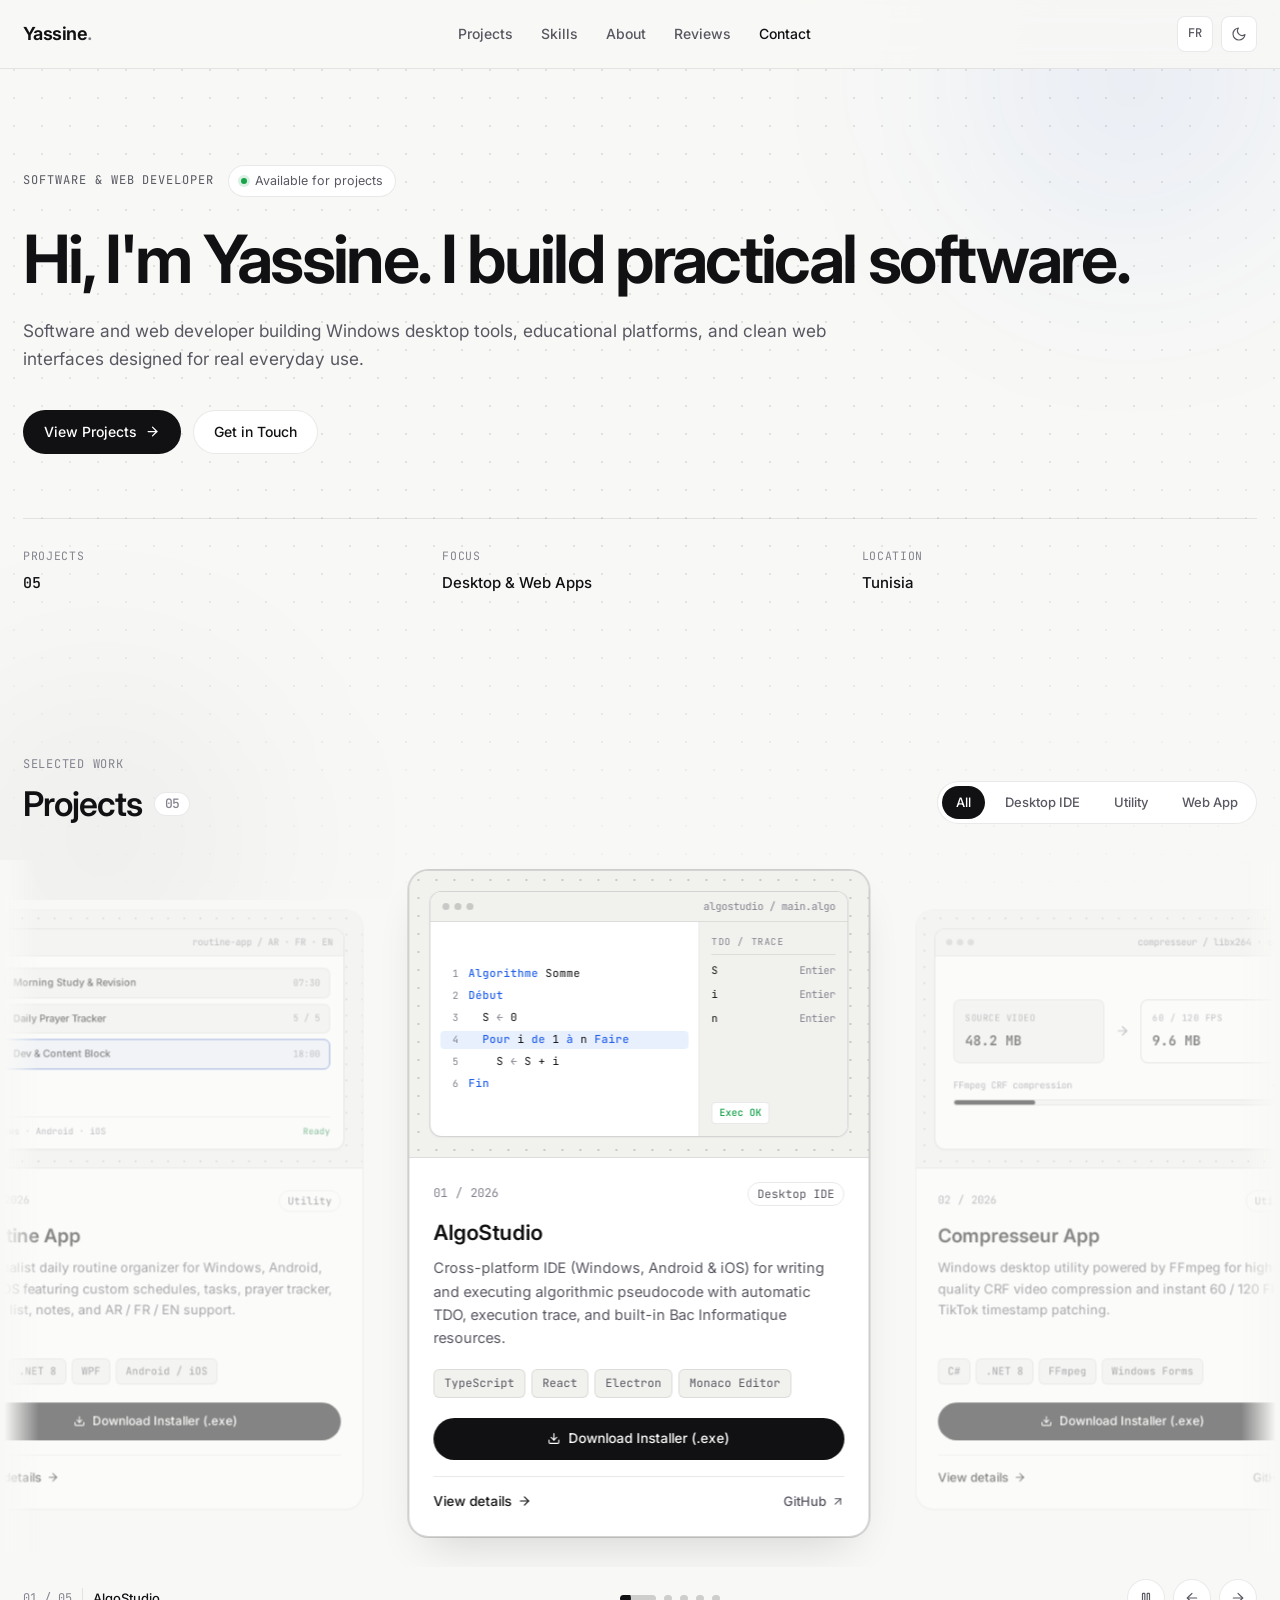
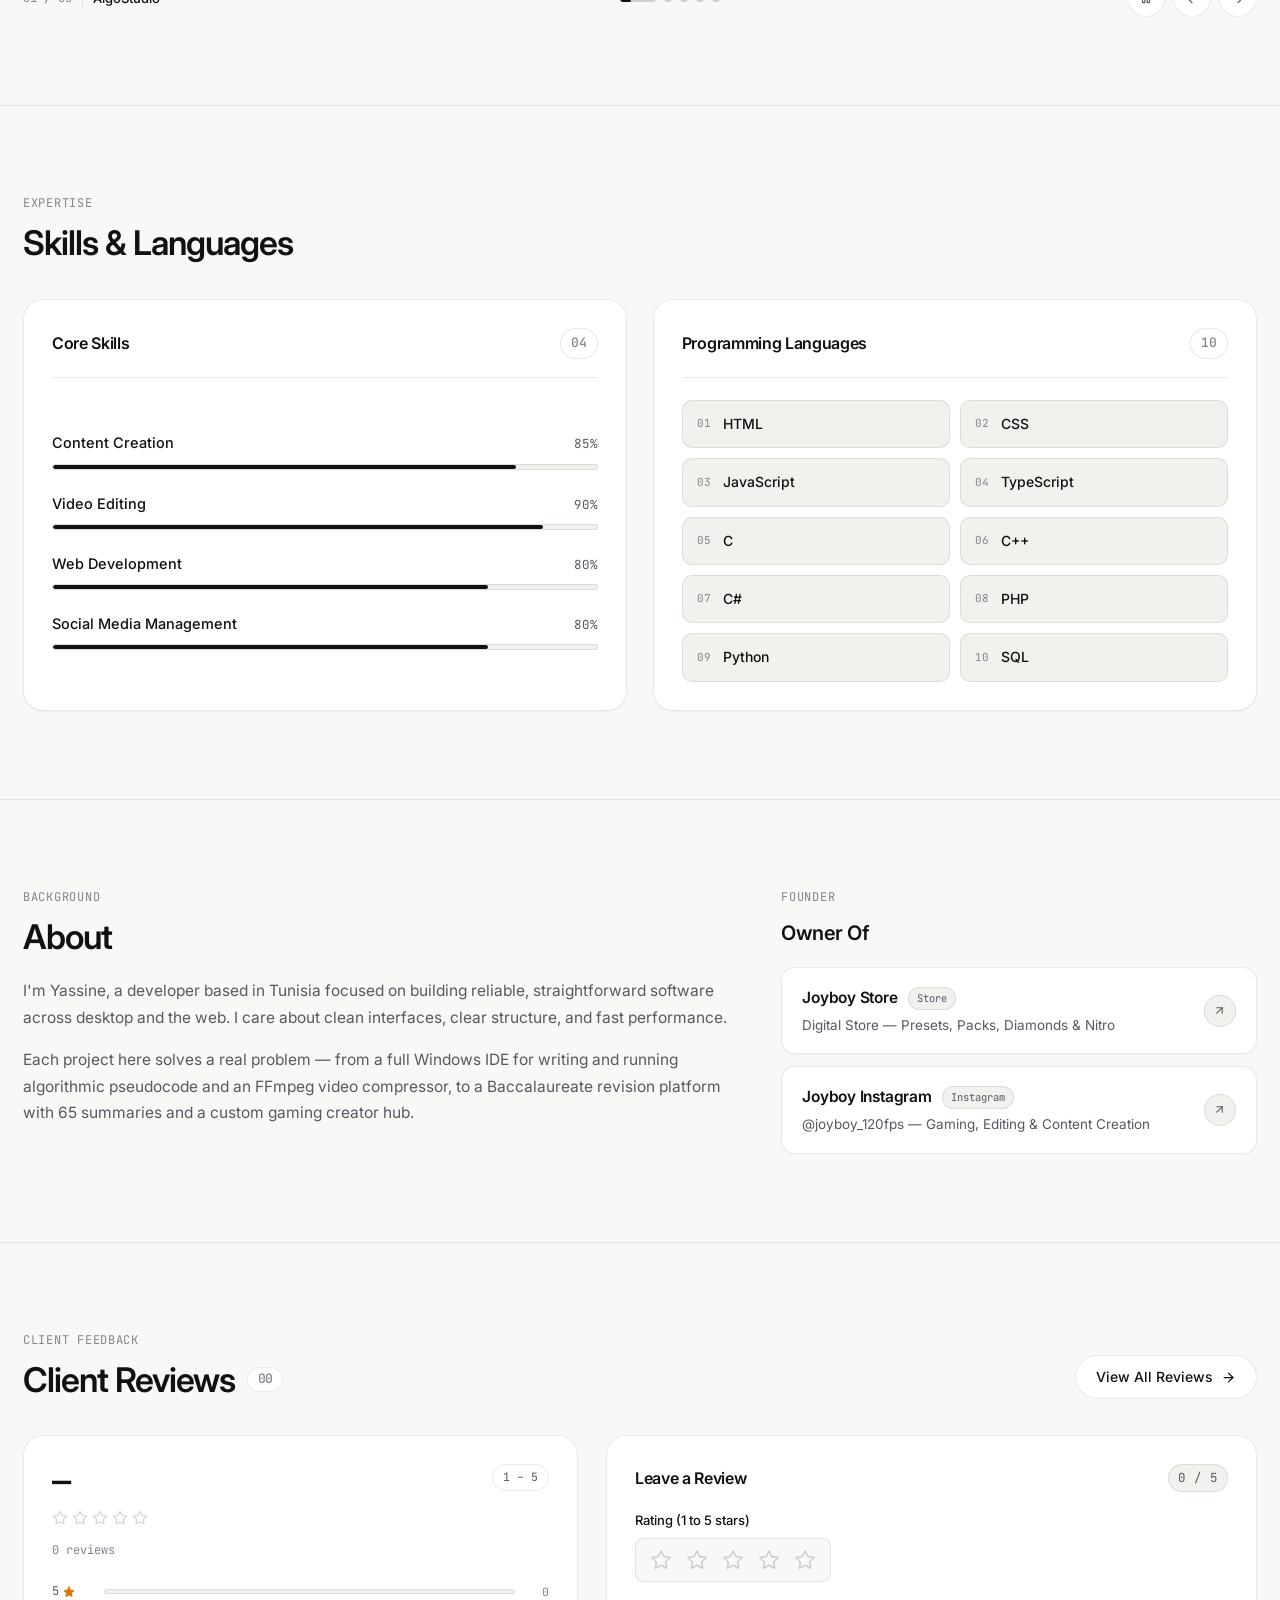
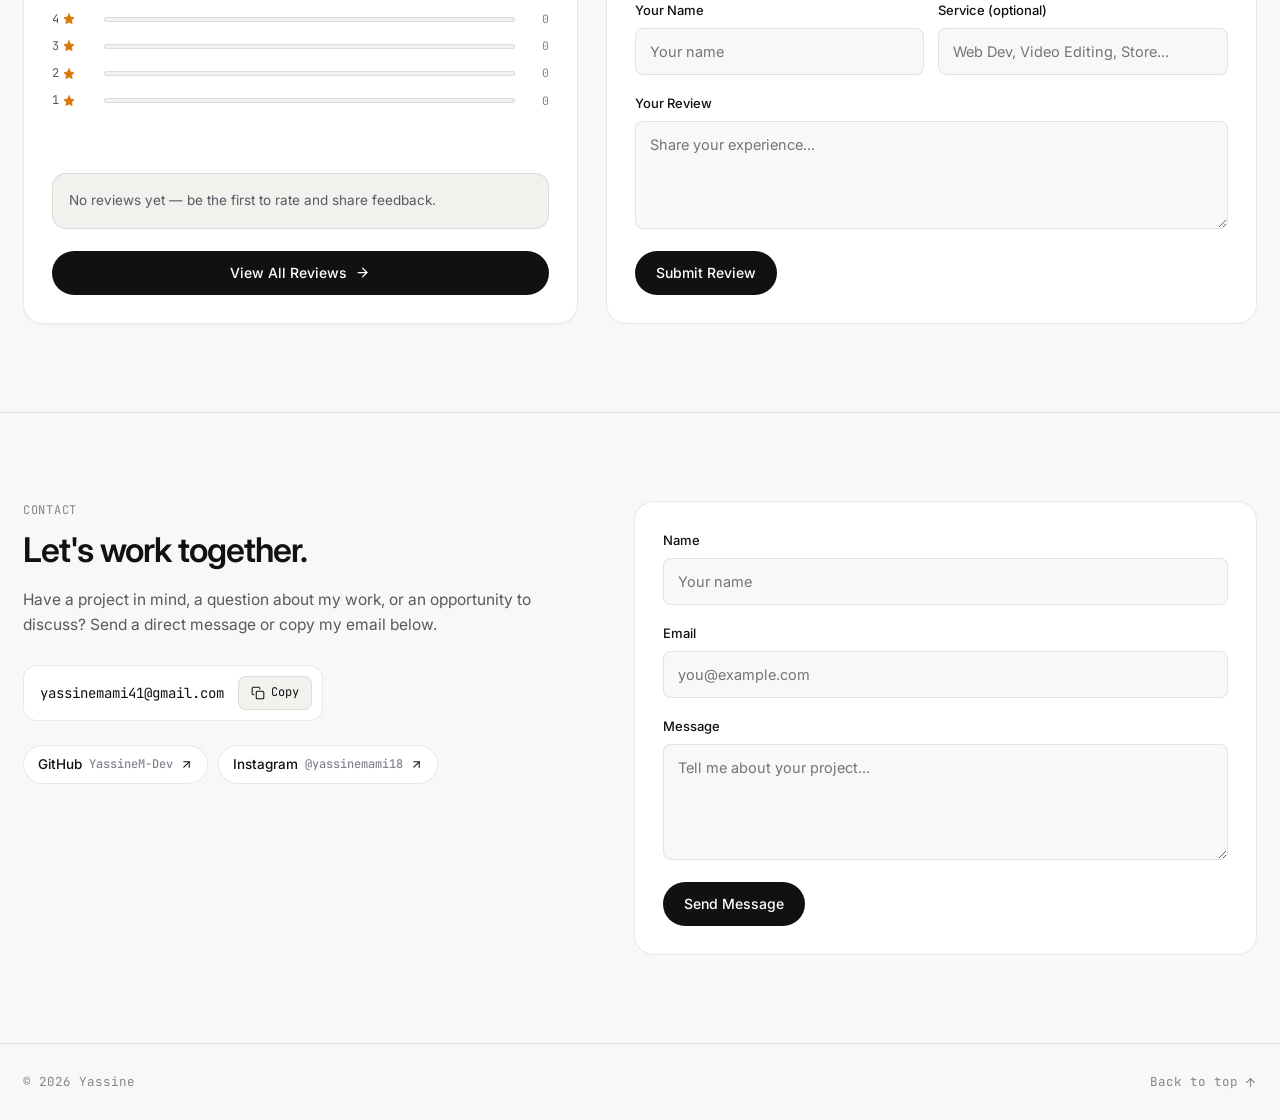
<file: index.html>
<!DOCTYPE html>
<html lang="en" data-theme="light">
<head>
  <meta charset="UTF-8" />
  <meta name="viewport" content="width=device-width, initial-scale=1.0" />
  <title>Yassine — Portfolio</title>
  <meta name="description" content="Minimalist developer portfolio of Yassine featuring AlgoStudio, Compresseur App, Bac For All, Gaming Portfolio, and Routine App." />
  <meta property="og:title" content="Yassine — Portfolio" />
  <meta property="og:description" content="Minimalist developer portfolio of Yassine featuring AlgoStudio, Compresseur App, Bac For All, Gaming Portfolio, and Routine App." />
  <meta property="og:type" content="website" />
  <meta property="og:url" content="https://yassinem-dev.github.io/Portfolio/" />
  <link rel="icon" href="favicon.ico" sizes="any" />
  <link rel="icon" type="image/svg+xml" href="assets/favicon.svg" />
  <link rel="preconnect" href="https://fonts.googleapis.com" />
  <link rel="preconnect" href="https://fonts.gstatic.com" crossorigin />
  <link href="https://fonts.googleapis.com/css2?family=Inter:wght@400;500;600;700&family=JetBrains+Mono:wght@400;500&display=swap" rel="stylesheet" />
  <link rel="stylesheet" href="assets/css/styles.css" />
  <script>
    // Apply saved theme before first paint to prevent flash
    (function () {
      try {
        var saved = localStorage.getItem("yassine_theme");
        if (saved === "dark" || saved === "light") {
          document.documentElement.setAttribute("data-theme", saved);
        } else if (window.matchMedia && window.matchMedia("(prefers-color-scheme: dark)").matches) {
          document.documentElement.setAttribute("data-theme", "dark");
        }
      } catch (e) {}
    })();
  </script>
</head>
<body>
  <div class="custom-bg" aria-hidden="true">
    <div class="bg-orb bg-orb-1"></div>
    <div class="bg-orb bg-orb-2"></div>
    <div class="bg-grid"></div>
    <div class="bg-spotlight" id="bg-spotlight"></div>
  </div>

  <a class="skip-link" href="#main">Skip to content</a>

  <header class="site-header" id="top">
    <div class="container header-inner">
      <a href="#top" class="brand" aria-label="Yassine home">
        <span class="brand-name" id="brand-name">Yassine</span><span class="brand-dot" aria-hidden="true">.</span>
      </a>

      <nav class="nav-links" id="primary-nav" aria-label="Primary navigation">
        <a href="#projects" class="nav-link" data-i18n="nav.projects">Projects</a>
        <a href="#skills" class="nav-link" data-i18n="nav.skills">Skills</a>
        <a href="#about" class="nav-link" data-i18n="nav.about">About</a>
        <a href="#reviews" class="nav-link" data-i18n="nav.reviews">Reviews</a>
        <a href="#contact" class="nav-link" data-i18n="nav.contact">Contact</a>
      </nav>

      <div class="header-controls">
        <button type="button" class="control-btn mono" id="lang-toggle" aria-label="Switch language" title="Switch language">
          FR
        </button>
        <button type="button" class="control-btn icon-btn" id="theme-toggle" aria-label="Toggle color theme" title="Toggle theme">
          <svg class="icon-sun" width="16" height="16" viewBox="0 0 24 24" fill="none" stroke="currentColor" stroke-width="1.75" stroke-linecap="round" stroke-linejoin="round" aria-hidden="true">
            <circle cx="12" cy="12" r="4"></circle>
            <path d="M12 2v2M12 20v2M4.93 4.93l1.41 1.41M17.66 17.66l1.41 1.41M2 12h2M20 12h2M6.34 17.66l-1.41 1.41M19.07 4.93l-1.41 1.41"></path>
          </svg>
          <svg class="icon-moon" width="16" height="16" viewBox="0 0 24 24" fill="none" stroke="currentColor" stroke-width="1.75" stroke-linecap="round" stroke-linejoin="round" aria-hidden="true">
            <path d="M21 12.79A9 9 0 1 1 11.21 3 7 7 0 0 0 21 12.79z"></path>
          </svg>
        </button>
        <button type="button" class="control-btn icon-btn mobile-menu-btn" id="mobile-menu-btn" aria-label="Toggle navigation menu" aria-expanded="false" aria-controls="primary-nav">
          <svg class="icon-menu" width="16" height="16" viewBox="0 0 24 24" fill="none" stroke="currentColor" stroke-width="1.8" stroke-linecap="round" aria-hidden="true">
            <path d="M4 7h16M4 12h16M4 17h16"></path>
          </svg>
          <svg class="icon-close" width="16" height="16" viewBox="0 0 24 24" fill="none" stroke="currentColor" stroke-width="1.8" stroke-linecap="round" aria-hidden="true">
            <path d="M18 6 6 18M6 6l12 12"></path>
          </svg>
        </button>
      </div>
    </div>
  </header>

  <main id="main">
    <!-- Hero -->
    <section class="hero section">
      <div class="container">
        <div class="hero-meta reveal">
          <span class="eyebrow mono" id="hero-eyebrow">Software &amp; Web Developer</span>
          <span class="status-pill">
            <span class="status-dot" aria-hidden="true"></span>
            <span id="hero-availability">Available for projects</span>
          </span>
        </div>

        <h1 class="hero-title reveal" id="hero-headline">
          Hi, I'm Yassine. I build practical software.
        </h1>

        <p class="hero-subtitle reveal" id="hero-subheadline">
          Software and web developer building Windows desktop tools, educational platforms, and clean web interfaces designed for real everyday use.
        </p>

        <div class="hero-actions reveal">
          <a href="#projects" class="btn btn-primary">
            <span data-i18n="hero.ctaProjects">View Projects</span>
            <svg width="15" height="15" viewBox="0 0 24 24" fill="none" stroke="currentColor" stroke-width="2" stroke-linecap="round" stroke-linejoin="round" aria-hidden="true">
              <path d="M5 12h14"></path>
              <path d="m12 5 7 7-7 7"></path>
            </svg>
          </a>
          <a href="#contact" class="btn btn-secondary" data-i18n="hero.ctaContact">Get in Touch</a>
        </div>

        <dl class="hero-metrics reveal" aria-label="Overview">
          <div class="metric-item">
            <dt class="mono" data-i18n="metrics.projects">Projects</dt>
            <dd class="mono" id="metric-project-count">05</dd>
          </div>
          <div class="metric-item">
            <dt class="mono" data-i18n="metrics.focus">Focus</dt>
            <dd id="metric-focus">Desktop &amp; Web Apps</dd>
          </div>
          <div class="metric-item">
            <dt class="mono" data-i18n="metrics.location">Location</dt>
            <dd id="metric-location">Tunisia</dd>
          </div>
        </dl>
      </div>
    </section>

    <!-- Projects -->
    <section class="section" id="projects">
      <div class="container">
        <div class="section-header reveal">
          <div>
            <span class="section-kicker mono" data-i18n="projects.kicker">Selected Work</span>
            <h2 class="section-title">
              <span data-i18n="projects.title">Projects</span>
              <span class="count-badge mono" id="projects-count">05</span>
            </h2>
          </div>

          <div class="filter-bar" id="project-filters" role="tablist" aria-label="Filter projects by category">
            <!-- Rendered dynamically from data.js -->
          </div>
        </div>

        <div class="projects-slider-shell" id="projects-slider-shell">
          <div class="projects-viewport" id="projects-viewport">
            <div class="projects-grid" id="projects-grid" tabindex="0" aria-label="Projects slider">
              <!-- Rendered dynamically from data.js -->
            </div>
          </div>

          <div class="slider-controls" id="slider-controls">
            <div class="slider-meta-col">
              <span class="slider-indicator mono" id="slider-indicator">01 / 05</span>
              <span class="slider-active-title" id="slider-active-title">AlgoStudio</span>
            </div>

            <div class="slider-dots" id="slider-dots" role="tablist" aria-label="Slide navigation"></div>

            <div class="slider-nav-btns">
              <button type="button" class="control-btn slider-arrow-btn" id="slider-autoplay" aria-label="Pause auto-slide" title="Pause / Play auto-slide" aria-pressed="false">
                <svg class="icon-pause" width="14" height="14" viewBox="0 0 24 24" fill="none" stroke="currentColor" stroke-width="2" stroke-linecap="round" stroke-linejoin="round" aria-hidden="true">
                  <rect x="6" y="4" width="4" height="16" rx="1"></rect>
                  <rect x="14" y="4" width="4" height="16" rx="1"></rect>
                </svg>
                <svg class="icon-play" width="14" height="14" viewBox="0 0 24 24" fill="none" stroke="currentColor" stroke-width="2" stroke-linecap="round" stroke-linejoin="round" aria-hidden="true">
                  <polygon points="6 4 20 12 6 20 6 4"></polygon>
                </svg>
              </button>
              <button type="button" class="control-btn slider-arrow-btn" id="slider-prev" aria-label="Previous project">
                <svg width="16" height="16" viewBox="0 0 24 24" fill="none" stroke="currentColor" stroke-width="1.8" stroke-linecap="round" stroke-linejoin="round" aria-hidden="true">
                  <path d="M19 12H5"></path>
                  <path d="m12 19-7-7 7-7"></path>
                </svg>
              </button>
              <button type="button" class="control-btn slider-arrow-btn" id="slider-next" aria-label="Next project">
                <svg width="16" height="16" viewBox="0 0 24 24" fill="none" stroke="currentColor" stroke-width="1.8" stroke-linecap="round" stroke-linejoin="round" aria-hidden="true">
                  <path d="M5 12h14"></path>
                  <path d="m12 5 7 7-7 7"></path>
                </svg>
              </button>
            </div>
          </div>
        </div>
      </div>
    </section>

    <!-- Skills & Languages -->
    <section class="section section-bordered" id="skills">
      <div class="container">
        <div class="section-header reveal">
          <div>
            <span class="section-kicker mono" data-i18n="skills.kicker">Expertise</span>
            <h2 class="section-title" data-i18n="skills.title">Skills &amp; Languages</h2>
          </div>
        </div>

        <div class="skills-showcase-grid">
          <div class="skill-card reveal">
            <div class="skill-card-head">
              <h3 class="skill-card-title" data-i18n="skills.coreTitle">Core Skills</h3>
              <span class="count-badge mono" id="core-skills-count">04</span>
            </div>
            <div class="skill-bars" id="core-skills-list">
              <!-- Rendered dynamically from data.js -->
            </div>
          </div>

          <div class="skill-card reveal">
            <div class="skill-card-head">
              <h3 class="skill-card-title" data-i18n="skills.langTitle">Programming Languages</h3>
              <span class="count-badge mono" id="languages-count">10</span>
            </div>
            <div class="lang-grid" id="languages-grid">
              <!-- Rendered dynamically from data.js -->
            </div>
          </div>
        </div>
      </div>
    </section>

    <!-- About -->
    <section class="section section-bordered" id="about">
      <div class="container">
        <div class="about-grid">
          <div class="about-intro reveal">
            <span class="section-kicker mono" data-i18n="about.kicker">Background</span>
            <h2 class="section-title" data-i18n="about.title">About</h2>
            <div class="about-copy" id="about-copy">
              <!-- Rendered dynamically from data.js -->
            </div>
          </div>

          <div class="owner-panel reveal">
            <span class="section-kicker mono" data-i18n="about.ownerKicker">Founder</span>
            <h3 class="owner-panel-title" data-i18n="about.ownerTitle">Owner Of</h3>
            <div class="owner-list" id="owner-of-list">
              <!-- Rendered dynamically from data.js -->
            </div>
          </div>
        </div>
      </div>
    </section>

    <!-- Client Reviews -->
    <section class="section section-bordered" id="reviews">
      <div class="container">
        <div class="section-header reveal">
          <div>
            <span class="section-kicker mono" data-i18n="reviews.kicker">Client Feedback</span>
            <h2 class="section-title">
              <span data-i18n="reviews.title">Client Reviews</span>
              <span class="count-badge mono" id="reviews-count-badge">00</span>
            </h2>
          </div>

          <a href="reviews.html" class="btn btn-secondary">
            <span data-i18n="reviews.viewAll">View All Reviews</span>
            <svg width="15" height="15" viewBox="0 0 24 24" fill="none" stroke="currentColor" stroke-width="2" stroke-linecap="round" stroke-linejoin="round" aria-hidden="true">
              <path d="M5 12h14"></path>
              <path d="m12 5 7 7-7 7"></path>
            </svg>
          </a>
        </div>

        <div class="reviews-layout">
          <div class="reviews-summary-card reveal">
            <div class="reviews-score-row">
              <div>
                <div class="overview-score mono" id="home-avg-score">—</div>
                <div id="home-avg-stars"></div>
                <p class="overview-meta mono" id="home-total-label">0 reviews</p>
              </div>
              <span class="badge-outline mono">1 – 5</span>
            </div>

            <div class="rating-breakdown" id="home-rating-breakdown">
              <!-- Rendered dynamically -->
            </div>

            <div class="latest-review-box" id="latest-review-box">
              <!-- Rendered dynamically -->
            </div>

            <a href="reviews.html" class="btn btn-primary reviews-all-cta">
              <span data-i18n="reviews.viewAll">View All Reviews</span>
              <svg width="15" height="15" viewBox="0 0 24 24" fill="none" stroke="currentColor" stroke-width="2" stroke-linecap="round" stroke-linejoin="round" aria-hidden="true">
                <path d="M5 12h14"></path>
                <path d="m12 5 7 7-7 7"></path>
              </svg>
            </a>
          </div>

          <form class="contact-form review-form-card reveal" id="review-form" novalidate>
            <div class="review-form-head">
              <h3 class="skill-card-title" data-i18n="reviews.formTitle">Leave a Review</h3>
              <span class="mono review-rating-readout" id="review-rating-readout">0 / 5</span>
            </div>

            <div class="form-field">
              <span class="field-label" data-i18n="reviews.ratingLabel">Rating (1 to 5 stars)</span>
              <div class="star-picker" id="star-picker" role="radiogroup" aria-label="Rating from 1 to 5 stars">
                <button type="button" class="star-btn" data-value="1" role="radio" aria-checked="false" aria-label="1 star">
                  <svg class="star-svg" width="22" height="22" viewBox="0 0 24 24" fill="none" stroke="currentColor" stroke-width="1.75" stroke-linecap="round" stroke-linejoin="round" aria-hidden="true"><polygon points="12 2 15.09 8.26 22 9.27 17 14.14 18.18 21.02 12 17.77 5.82 21.02 7 14.14 2 9.27 8.91 8.26 12 2"></polygon></svg>
                </button>
                <button type="button" class="star-btn" data-value="2" role="radio" aria-checked="false" aria-label="2 stars">
                  <svg class="star-svg" width="22" height="22" viewBox="0 0 24 24" fill="none" stroke="currentColor" stroke-width="1.75" stroke-linecap="round" stroke-linejoin="round" aria-hidden="true"><polygon points="12 2 15.09 8.26 22 9.27 17 14.14 18.18 21.02 12 17.77 5.82 21.02 7 14.14 2 9.27 8.91 8.26 12 2"></polygon></svg>
                </button>
                <button type="button" class="star-btn" data-value="3" role="radio" aria-checked="false" aria-label="3 stars">
                  <svg class="star-svg" width="22" height="22" viewBox="0 0 24 24" fill="none" stroke="currentColor" stroke-width="1.75" stroke-linecap="round" stroke-linejoin="round" aria-hidden="true"><polygon points="12 2 15.09 8.26 22 9.27 17 14.14 18.18 21.02 12 17.77 5.82 21.02 7 14.14 2 9.27 8.91 8.26 12 2"></polygon></svg>
                </button>
                <button type="button" class="star-btn" data-value="4" role="radio" aria-checked="false" aria-label="4 stars">
                  <svg class="star-svg" width="22" height="22" viewBox="0 0 24 24" fill="none" stroke="currentColor" stroke-width="1.75" stroke-linecap="round" stroke-linejoin="round" aria-hidden="true"><polygon points="12 2 15.09 8.26 22 9.27 17 14.14 18.18 21.02 12 17.77 5.82 21.02 7 14.14 2 9.27 8.91 8.26 12 2"></polygon></svg>
                </button>
                <button type="button" class="star-btn" data-value="5" role="radio" aria-checked="false" aria-label="5 stars">
                  <svg class="star-svg" width="22" height="22" viewBox="0 0 24 24" fill="none" stroke="currentColor" stroke-width="1.75" stroke-linecap="round" stroke-linejoin="round" aria-hidden="true"><polygon points="12 2 15.09 8.26 22 9.27 17 14.14 18.18 21.02 12 17.77 5.82 21.02 7 14.14 2 9.27 8.91 8.26 12 2"></polygon></svg>
                </button>
              </div>
            </div>

            <div class="review-form-row">
              <div class="form-field">
                <label for="review-name" data-i18n="reviews.nameLabel">Your Name</label>
                <input type="text" id="review-name" name="name" required placeholder="Your name" />
              </div>

              <div class="form-field">
                <label for="review-service" data-i18n="reviews.serviceLabel">Service (optional)</label>
                <input type="text" id="review-service" name="service" placeholder="Web Dev, Video Editing, Store..." />
              </div>
            </div>

            <div class="form-field">
              <label for="review-comment" data-i18n="reviews.commentLabel">Your Review</label>
              <textarea id="review-comment" name="comment" rows="3" required placeholder="Share your experience..."></textarea>
            </div>

            <div class="form-footer">
              <button type="submit" class="btn btn-primary" data-i18n="reviews.submit">Submit Review</button>
              <p class="form-status" id="review-status" role="status" aria-live="polite"></p>
            </div>
          </form>
        </div>
      </div>
    </section>

    <!-- Contact -->
    <section class="section section-bordered" id="contact">
      <div class="container">
        <div class="contact-grid">
          <div class="contact-info reveal">
            <span class="section-kicker mono" data-i18n="contact.kicker">Contact</span>
            <h2 class="section-title" data-i18n="contact.title">Let's work together.</h2>
            <p class="contact-desc" data-i18n="contact.desc">
              Have a project in mind, a question about my work, or an opportunity to discuss? Send a direct message or copy my email below.
            </p>

            <div class="email-box">
              <span class="email-address mono" id="contact-email">yassinemami41@gmail.com</span>
              <button type="button" class="btn-inline mono" id="copy-email-btn">
                <svg width="14" height="14" viewBox="0 0 24 24" fill="none" stroke="currentColor" stroke-width="1.8" stroke-linecap="round" stroke-linejoin="round" aria-hidden="true">
                  <rect x="9" y="9" width="13" height="13" rx="2"></rect>
                  <path d="M5 15H4a2 2 0 0 1-2-2V4a2 2 0 0 1 2-2h9a2 2 0 0 1 2 2v1"></path>
                </svg>
                <span id="copy-email-label" data-i18n="contact.copy">Copy</span>
              </button>
            </div>

            <div class="social-links" id="social-links">
              <!-- Rendered dynamically from data.js -->
            </div>
          </div>

          <form class="contact-form reveal" id="contact-form" novalidate>
            <div class="form-field">
              <label for="input-name" data-i18n="form.name">Name</label>
              <input type="text" id="input-name" name="name" autocomplete="name" required placeholder="Your name" />
            </div>

            <div class="form-field">
              <label for="input-email" data-i18n="form.email">Email</label>
              <input type="email" id="input-email" name="email" autocomplete="email" required placeholder="you@example.com" />
            </div>

            <div class="form-field">
              <label for="input-message" data-i18n="form.message">Message</label>
              <textarea id="input-message" name="message" rows="4" required placeholder="Tell me about your project..."></textarea>
            </div>

            <div class="form-footer">
              <button type="submit" class="btn btn-primary" data-i18n="form.submit">Send Message</button>
              <p class="form-status" id="form-status" role="status" aria-live="polite"></p>
            </div>
          </form>
        </div>
      </div>
    </section>
  </main>

  <footer class="site-footer">
    <div class="container footer-inner">
      <p class="footer-copy mono">&copy; <span id="footer-year">2026</span> <span id="footer-name">Yassine</span></p>
      <a href="#top" class="footer-top mono">
        <span data-i18n="footer.top">Back to top</span>
        <svg width="13" height="13" viewBox="0 0 24 24" fill="none" stroke="currentColor" stroke-width="2" stroke-linecap="round" stroke-linejoin="round" aria-hidden="true">
          <path d="M12 19V5"></path>
          <path d="m5 12 7-7 7 7"></path>
        </svg>
      </a>
    </div>
  </footer>

  <!-- Project Detail Modal -->
  <div class="modal-backdrop" id="project-modal" hidden aria-hidden="true">
    <div class="modal-dialog" role="dialog" aria-modal="true" aria-labelledby="modal-title">
      <div class="modal-top">
        <div class="modal-meta mono">
          <span id="modal-index">01</span>
          <span class="sep" aria-hidden="true">/</span>
          <span id="modal-year">2026</span>
          <span class="sep" aria-hidden="true">/</span>
          <span id="modal-category">Web App</span>
        </div>
        <button type="button" class="control-btn icon-btn" id="modal-close" aria-label="Close project details">
          <svg width="16" height="16" viewBox="0 0 24 24" fill="none" stroke="currentColor" stroke-width="1.8" stroke-linecap="round" stroke-linejoin="round" aria-hidden="true">
            <path d="M18 6 6 18"></path>
            <path d="m6 6 12 12"></path>
          </svg>
        </button>
      </div>

      <div class="modal-preview" id="modal-preview"></div>

      <div class="modal-body">
        <div class="modal-heading-row">
          <h3 class="modal-title" id="modal-title">Project Title</h3>
          <span class="badge-outline mono" id="modal-status">Active</span>
        </div>

        <p class="modal-description" id="modal-description"></p>

        <div class="modal-section">
          <h4 class="modal-section-label mono" data-i18n="modal.highlights">Key Highlights</h4>
          <ul class="modal-highlights" id="modal-highlights"></ul>
        </div>

        <div class="modal-section">
          <h4 class="modal-section-label mono" data-i18n="modal.stack">Technologies</h4>
          <div class="tag-list" id="modal-stack"></div>
        </div>

        <div class="modal-actions" id="modal-actions"></div>
      </div>
    </div>
  </div>

  <script src="assets/js/data.js" defer></script>
  <script src="assets/js/reviews-store.js" defer></script>
  <script src="assets/js/app.js" defer></script>
</body>
</html>
</file>
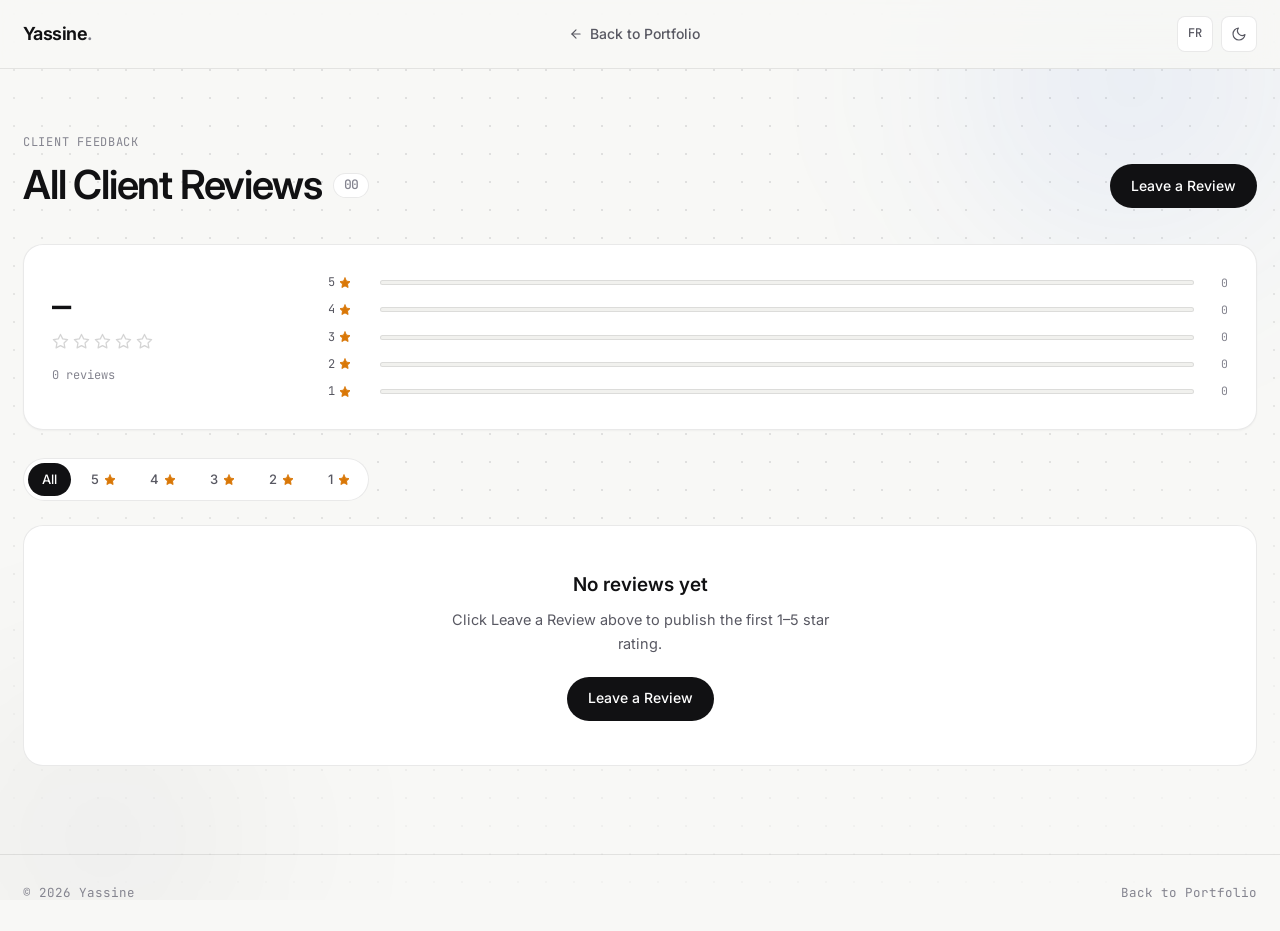
<file: reviews.html>
<!DOCTYPE html>
<html lang="en" data-theme="light">
<head>
  <meta charset="UTF-8" />
  <meta name="viewport" content="width=device-width, initial-scale=1.0" />
  <title>Client Reviews — Yassine</title>
  <meta name="description" content="Client reviews and ratings (1 to 5 stars) for Yassine's software development, web design, and creative work." />
  <link rel="icon" href="favicon.ico" sizes="any" />
  <link rel="icon" type="image/svg+xml" href="assets/favicon.svg" />
  <link rel="preconnect" href="https://fonts.googleapis.com" />
  <link rel="preconnect" href="https://fonts.gstatic.com" crossorigin />
  <link href="https://fonts.googleapis.com/css2?family=Inter:wght@400;500;600;700&family=JetBrains+Mono:wght@400;500&display=swap" rel="stylesheet" />
  <link rel="stylesheet" href="assets/css/styles.css" />
  <script>
    (function () {
      try {
        var saved = localStorage.getItem("yassine_theme");
        if (saved === "dark" || saved === "light") {
          document.documentElement.setAttribute("data-theme", saved);
        } else if (window.matchMedia && window.matchMedia("(prefers-color-scheme: dark)").matches) {
          document.documentElement.setAttribute("data-theme", "dark");
        }
      } catch (e) {}
    })();
  </script>
</head>
<body>
  <div class="custom-bg" aria-hidden="true">
    <div class="bg-orb bg-orb-1"></div>
    <div class="bg-orb bg-orb-2"></div>
    <div class="bg-grid"></div>
    <div class="bg-spotlight" id="bg-spotlight"></div>
  </div>

  <a class="skip-link" href="#main">Skip to content</a>

  <header class="site-header" id="top">
    <div class="container header-inner">
      <a href="index.html" class="brand" aria-label="Back to Yassine portfolio">
        <span class="brand-name" id="brand-name">Yassine</span><span class="brand-dot" aria-hidden="true">.</span>
      </a>

      <nav class="nav-links reviews-header-nav" aria-label="Reviews navigation">
        <a href="index.html" class="nav-link back-nav-link">
          <svg width="14" height="14" viewBox="0 0 24 24" fill="none" stroke="currentColor" stroke-width="2" stroke-linecap="round" stroke-linejoin="round" aria-hidden="true">
            <path d="M19 12H5"></path>
            <path d="m12 19-7-7 7-7"></path>
          </svg>
          <span data-i18n="reviewsPage.back">Back to Portfolio</span>
        </a>
      </nav>

      <div class="header-controls">
        <button type="button" class="control-btn mono" id="lang-toggle" aria-label="Switch language" title="Switch language">
          FR
        </button>
        <button type="button" class="control-btn icon-btn" id="theme-toggle" aria-label="Toggle color theme" title="Toggle theme">
          <svg class="icon-sun" width="16" height="16" viewBox="0 0 24 24" fill="none" stroke="currentColor" stroke-width="1.75" stroke-linecap="round" stroke-linejoin="round" aria-hidden="true">
            <circle cx="12" cy="12" r="4"></circle>
            <path d="M12 2v2M12 20v2M4.93 4.93l1.41 1.41M17.66 17.66l1.41 1.41M2 12h2M20 12h2M6.34 17.66l-1.41 1.41M19.07 4.93l-1.41 1.41"></path>
          </svg>
          <svg class="icon-moon" width="16" height="16" viewBox="0 0 24 24" fill="none" stroke="currentColor" stroke-width="1.75" stroke-linecap="round" stroke-linejoin="round" aria-hidden="true">
            <path d="M21 12.79A9 9 0 1 1 11.21 3 7 7 0 0 0 21 12.79z"></path>
          </svg>
        </button>
      </div>
    </div>
  </header>

  <main id="main">
    <section class="section reviews-page-hero">
      <div class="container">
        <div class="section-header">
          <div>
            <span class="section-kicker mono" data-i18n="reviewsPage.kicker">Client Feedback</span>
            <h1 class="section-title reviews-page-title">
              <span data-i18n="reviewsPage.title">All Client Reviews</span>
              <span class="count-badge mono" id="all-reviews-count">00</span>
            </h1>
          </div>

          <button type="button" class="btn btn-primary" id="toggle-review-composer" data-i18n="reviewsPage.leaveBtn">
            Leave a Review
          </button>
        </div>

        <div class="reviews-overview-banner" id="reviews-overview-banner">
          <div class="overview-score-col">
            <div class="overview-score mono" id="page-avg-score">—</div>
            <div id="page-avg-stars"></div>
            <p class="overview-meta mono" id="page-total-label">0 reviews</p>
          </div>
          <div class="rating-breakdown" id="page-rating-breakdown">
            <!-- Rendered dynamically -->
          </div>
        </div>

        <!-- Inline Add / Edit Review Composer -->
        <form class="contact-form review-composer-card" id="page-review-form" hidden novalidate>
          <div class="review-form-head">
            <h2 class="skill-card-title" id="composer-title" data-i18n="reviewsPage.leaveBtn">Leave a Review</h2>
            <div class="composer-head-right">
              <span class="mono review-rating-readout" id="page-rating-readout">0 / 5</span>
              <button type="button" class="control-btn icon-btn" id="close-review-composer" aria-label="Close review form">
                <svg width="15" height="15" viewBox="0 0 24 24" fill="none" stroke="currentColor" stroke-width="1.8" stroke-linecap="round" stroke-linejoin="round" aria-hidden="true">
                  <path d="M18 6 6 18"></path>
                  <path d="m6 6 12 12"></path>
                </svg>
              </button>
            </div>
          </div>

          <div class="form-field">
            <span class="field-label" data-i18n="reviewsPage.ratingLabel">Rating (1 to 5 stars)</span>
            <div class="star-picker" id="page-star-picker" role="radiogroup" aria-label="Rating from 1 to 5 stars">
              <button type="button" class="star-btn" data-value="1" role="radio" aria-checked="false" aria-label="1 star">
                <svg class="star-svg" width="22" height="22" viewBox="0 0 24 24" fill="none" stroke="currentColor" stroke-width="1.75" stroke-linecap="round" stroke-linejoin="round" aria-hidden="true"><polygon points="12 2 15.09 8.26 22 9.27 17 14.14 18.18 21.02 12 17.77 5.82 21.02 7 14.14 2 9.27 8.91 8.26 12 2"></polygon></svg>
              </button>
              <button type="button" class="star-btn" data-value="2" role="radio" aria-checked="false" aria-label="2 stars">
                <svg class="star-svg" width="22" height="22" viewBox="0 0 24 24" fill="none" stroke="currentColor" stroke-width="1.75" stroke-linecap="round" stroke-linejoin="round" aria-hidden="true"><polygon points="12 2 15.09 8.26 22 9.27 17 14.14 18.18 21.02 12 17.77 5.82 21.02 7 14.14 2 9.27 8.91 8.26 12 2"></polygon></svg>
              </button>
              <button type="button" class="star-btn" data-value="3" role="radio" aria-checked="false" aria-label="3 stars">
                <svg class="star-svg" width="22" height="22" viewBox="0 0 24 24" fill="none" stroke="currentColor" stroke-width="1.75" stroke-linecap="round" stroke-linejoin="round" aria-hidden="true"><polygon points="12 2 15.09 8.26 22 9.27 17 14.14 18.18 21.02 12 17.77 5.82 21.02 7 14.14 2 9.27 8.91 8.26 12 2"></polygon></svg>
              </button>
              <button type="button" class="star-btn" data-value="4" role="radio" aria-checked="false" aria-label="4 stars">
                <svg class="star-svg" width="22" height="22" viewBox="0 0 24 24" fill="none" stroke="currentColor" stroke-width="1.75" stroke-linecap="round" stroke-linejoin="round" aria-hidden="true"><polygon points="12 2 15.09 8.26 22 9.27 17 14.14 18.18 21.02 12 17.77 5.82 21.02 7 14.14 2 9.27 8.91 8.26 12 2"></polygon></svg>
              </button>
              <button type="button" class="star-btn" data-value="5" role="radio" aria-checked="false" aria-label="5 stars">
                <svg class="star-svg" width="22" height="22" viewBox="0 0 24 24" fill="none" stroke="currentColor" stroke-width="1.75" stroke-linecap="round" stroke-linejoin="round" aria-hidden="true"><polygon points="12 2 15.09 8.26 22 9.27 17 14.14 18.18 21.02 12 17.77 5.82 21.02 7 14.14 2 9.27 8.91 8.26 12 2"></polygon></svg>
              </button>
            </div>
          </div>

          <div class="review-form-row">
            <div class="form-field">
              <label for="page-review-name" data-i18n="reviewsPage.nameLabel">Your Name</label>
              <input type="text" id="page-review-name" name="name" required placeholder="Your name" />
            </div>

            <div class="form-field">
              <label for="page-review-service" data-i18n="reviewsPage.serviceLabel">Service (optional)</label>
              <input type="text" id="page-review-service" name="service" placeholder="Web Dev, Video Editing, Store..." />
            </div>
          </div>

          <div class="form-field">
            <label for="page-review-comment" data-i18n="reviewsPage.commentLabel">Your Review</label>
            <textarea id="page-review-comment" name="comment" rows="3" required placeholder="Share your experience..."></textarea>
          </div>

          <div class="form-footer">
            <button type="submit" class="btn btn-primary" id="page-review-submit" data-i18n="reviewsPage.submit">Submit Review</button>
            <button type="button" class="btn btn-secondary" id="page-review-cancel" data-i18n="reviewsPage.cancel">Cancel</button>
            <p class="form-status" id="page-review-status" role="status" aria-live="polite"></p>
          </div>
        </form>

        <div class="reviews-toolbar">
          <div class="filter-bar" id="rating-filters" role="tablist" aria-label="Filter reviews by rating">
            <!-- Rendered dynamically -->
          </div>
        </div>

        <div class="all-reviews-grid" id="all-reviews-grid">
          <!-- Rendered dynamically -->
        </div>
      </div>
    </section>
  </main>

  <footer class="site-footer">
    <div class="container footer-inner">
      <p class="footer-copy mono">&copy; <span id="footer-year">2026</span> <span id="footer-name">Yassine</span></p>
      <a href="index.html" class="footer-top mono" data-i18n="reviewsPage.back">Back to Portfolio</a>
    </div>
  </footer>

  <script src="assets/js/data.js" defer></script>
  <script src="assets/js/reviews-store.js" defer></script>
  <script src="assets/js/reviews.js" defer></script>
</body>
</html>
</file>
<file: assets/css/styles.css>
/* ==========================================================================
   Yassine — Minimalist Modern Portfolio
   Clean architectural typography, hairline dividers, zero clutter.
   ========================================================================== */

:root {
  --bg: #f8f8f6;
  --surface: #ffffff;
  --surface-subtle: #f1f1ee;
  --surface-elevated: #ffffff;
  --border: rgba(17, 17, 19, 0.09);
  --border-strong: rgba(17, 17, 19, 0.18);

  --text: #111113;
  --text-secondary: #585862;
  --text-muted: #84848f;

  --accent: #111113;
  --accent-hover: #27272a;
  --accent-fg: #ffffff;

  --signal: #16a34a;
  --star: #d97706;
  --highlight: #2563eb;
  --highlight-soft: rgba(37, 99, 235, 0.1);

  --header-bg: rgba(248, 248, 246, 0.82);
  --bg-grid-dot: rgba(17, 17, 19, 0.1);
  --bg-orb-1: rgba(37, 99, 235, 0.09);
  --bg-orb-2: rgba(17, 17, 19, 0.05);
  --bg-spotlight: rgba(37, 99, 235, 0.085);
  --shadow-sm: 0 1px 2px rgba(17, 17, 19, 0.04);
  --shadow-md: 0 12px 32px -12px rgba(17, 17, 19, 0.1);
  --shadow-modal: 0 28px 70px -20px rgba(0, 0, 0, 0.28);

  --radius-sm: 8px;
  --radius-md: 14px;
  --radius-lg: 20px;
  --radius-pill: 999px;

  --font-sans: "Inter", -apple-system, BlinkMacSystemFont, "Segoe UI", Roboto, sans-serif;
  --font-mono: "JetBrains Mono", ui-monospace, SFMono-Regular, Menlo, Consolas, monospace;

  --container: 100%;
  --gutter: clamp(14px, 1.8vw, 28px);
  --ease: cubic-bezier(0.22, 1, 0.36, 1);
}

[data-theme="dark"] {
  --bg: #0a0a0c;
  --surface: #121215;
  --surface-subtle: #18181c;
  --surface-elevated: #151519;
  --border: rgba(255, 255, 255, 0.085);
  --border-strong: rgba(255, 255, 255, 0.18);

  --text: #f4f4f6;
  --text-secondary: #a1a1aa;
  --text-muted: #71717a;

  --accent: #f4f4f6;
  --accent-hover: #e4e4e7;
  --accent-fg: #0a0a0c;

  --signal: #22c55e;
  --star: #f59e0b;
  --highlight: #60a5fa;
  --highlight-soft: rgba(96, 165, 250, 0.14);

  --header-bg: rgba(10, 10, 12, 0.8);
  --bg-grid-dot: rgba(255, 255, 255, 0.09);
  --bg-orb-1: rgba(96, 165, 250, 0.13);
  --bg-orb-2: rgba(244, 244, 246, 0.05);
  --bg-spotlight: rgba(96, 165, 250, 0.115);
  --shadow-sm: 0 1px 2px rgba(0, 0, 0, 0.25);
  --shadow-md: 0 14px 36px -12px rgba(0, 0, 0, 0.55);
  --shadow-modal: 0 32px 80px -16px rgba(0, 0, 0, 0.72);
}

/* Base Reset */
*,
*::before,
*::after {
  box-sizing: border-box;
}

html {
  scroll-behavior: smooth;
  -webkit-font-smoothing: antialiased;
  -moz-osx-font-smoothing: grayscale;
}

body {
  margin: 0;
  background-color: var(--bg);
  color: var(--text);
  font-family: var(--font-sans);
  font-size: 16px;
  line-height: 1.6;
  overflow-x: hidden;
  overflow-x: clip;
  transition: background-color 0.25s var(--ease), color 0.25s var(--ease);
}

body.modal-open {
  overflow: hidden;
}

/* Custom Architectural Background & Cursor Particles */
.custom-bg {
  position: fixed;
  inset: 0;
  z-index: 0;
  pointer-events: none;
  overflow: hidden;
}

.bg-grid {
  position: absolute;
  inset: 0;
  background-image: radial-gradient(var(--bg-grid-dot) 1px, transparent 1px);
  background-size: 28px 28px;
  mask-image: radial-gradient(ellipse 96% 85% at 50% 25%, #000 40%, transparent 100%);
  -webkit-mask-image: radial-gradient(ellipse 96% 85% at 50% 25%, #000 40%, transparent 100%);
}

.bg-orb {
  position: absolute;
  border-radius: 50%;
  filter: blur(80px);
  will-change: transform;
}

.bg-orb-1 {
  width: clamp(460px, 42vw, 760px);
  height: clamp(460px, 42vw, 760px);
  top: -190px;
  right: -120px;
  background: radial-gradient(circle, var(--bg-orb-1) 0%, transparent 70%);
}

.bg-orb-2 {
  width: clamp(420px, 38vw, 700px);
  height: clamp(420px, 38vw, 700px);
  bottom: -180px;
  left: -140px;
  background: radial-gradient(circle, var(--bg-orb-2) 0%, transparent 70%);
}

.bg-spotlight {
  position: absolute;
  inset: 0;
  opacity: 0;
  background: radial-gradient(
    480px circle at var(--mx, 50%) var(--my, 30%),
    var(--bg-spotlight),
    transparent 70%
  );
  transition: opacity 0.45s ease;
}

.bg-spotlight.is-active {
  opacity: 1;
}

main,
.site-footer {
  position: relative;
  z-index: 2;
}

img,
svg {
  display: block;
}

a {
  color: inherit;
  text-decoration: none;
}

button,
input,
textarea {
  font: inherit;
  color: inherit;
}

:focus-visible {
  outline: 2px solid var(--highlight);
  outline-offset: 2px;
}

.skip-link {
  position: absolute;
  top: -100px;
  left: 16px;
  z-index: 1000;
  padding: 8px 14px;
  border-radius: var(--radius-sm);
  background: var(--accent);
  color: var(--accent-fg);
  font-size: 14px;
  font-weight: 500;
}

.skip-link:focus {
  top: 16px;
}

.mono {
  font-family: var(--font-mono);
}

.container {
  width: 100%;
  max-width: var(--container);
  margin: 0 auto;
  padding: 0 var(--gutter);
}

/* Header */
.site-header {
  position: sticky;
  top: 0;
  z-index: 50;
  background: var(--header-bg);
  backdrop-filter: blur(14px);
  -webkit-backdrop-filter: blur(14px);
  border-bottom: 1px solid var(--border);
}

.header-inner {
  height: 68px;
  display: flex;
  align-items: center;
  justify-content: space-between;
  gap: 24px;
}

.brand {
  font-size: 18px;
  font-weight: 650;
  letter-spacing: -0.03em;
  display: inline-flex;
  align-items: baseline;
}

.brand-dot {
  color: var(--text-muted);
}

.nav-links {
  display: flex;
  align-items: center;
  gap: 28px;
}

.nav-link {
  font-size: 14px;
  font-weight: 500;
  color: var(--text-secondary);
  transition: color 0.2s ease;
  position: relative;
}

.nav-link:hover,
.nav-link.is-active {
  color: var(--text);
}

.header-controls {
  display: flex;
  align-items: center;
  gap: 8px;
}

.control-btn {
  height: 36px;
  min-width: 36px;
  padding: 0 10px;
  border-radius: var(--radius-sm);
  border: 1px solid var(--border);
  background: var(--surface);
  color: var(--text-secondary);
  font-size: 12px;
  font-weight: 500;
  display: inline-flex;
  align-items: center;
  justify-content: center;
  cursor: pointer;
  transition: border-color 0.2s ease, color 0.2s ease, background-color 0.2s ease;
}

.control-btn:hover {
  border-color: var(--border-strong);
  color: var(--text);
}

.icon-btn {
  padding: 0;
  width: 36px;
}

/* Theme Icon Visibility */
[data-theme="light"] .icon-sun {
  display: none;
}

[data-theme="dark"] .icon-moon {
  display: none;
}

/* Mobile Menu Button (hidden on desktop) */
.mobile-menu-btn {
  display: none;
}

.mobile-menu-btn .icon-close {
  display: none;
}

.mobile-menu-btn.is-open .icon-menu {
  display: none;
}

.mobile-menu-btn.is-open .icon-close {
  display: block;
}

/* Sections */
.section {
  padding: 88px 0;
}

.section-bordered {
  border-top: 1px solid var(--border);
}

.section-kicker {
  display: block;
  font-size: 12px;
  letter-spacing: 0.06em;
  text-transform: uppercase;
  color: var(--text-muted);
  margin-bottom: 10px;
}

.section-title {
  margin: 0;
  font-size: clamp(26px, 3vw, 34px);
  font-weight: 600;
  letter-spacing: -0.03em;
  line-height: 1.15;
  display: inline-flex;
  align-items: center;
  gap: 12px;
}

/* Hero */
.hero {
  padding: 96px 0 72px;
}

.hero-meta {
  display: flex;
  flex-wrap: wrap;
  align-items: center;
  gap: 14px;
  margin-bottom: 28px;
}

.eyebrow {
  font-size: 12px;
  letter-spacing: 0.08em;
  text-transform: uppercase;
  color: var(--text-secondary);
}

.status-pill {
  display: inline-flex;
  align-items: center;
  gap: 8px;
  padding: 5px 12px;
  border-radius: var(--radius-pill);
  border: 1px solid var(--border);
  background: var(--surface);
  font-size: 12.5px;
  color: var(--text-secondary);
}

.status-dot {
  width: 6px;
  height: 6px;
  border-radius: 50%;
  background: var(--signal);
  box-shadow: 0 0 0 3px rgba(22, 163, 74, 0.16);
}

.hero-title {
  margin: 0 0 22px;
  max-width: 26ch;
  font-size: clamp(36px, 5.2vw, 76px);
  font-weight: 650;
  letter-spacing: -0.04em;
  line-height: 1.05;
  color: var(--text);
}

.hero-subtitle {
  margin: 0 0 36px;
  max-width: 78ch;
  font-size: clamp(16px, 1.35vw, 19px);
  line-height: 1.65;
  color: var(--text-secondary);
}

.hero-actions {
  display: flex;
  flex-wrap: wrap;
  align-items: center;
  gap: 12px;
  margin-bottom: 64px;
}

/* Buttons */
.btn {
  display: inline-flex;
  align-items: center;
  justify-content: center;
  gap: 8px;
  height: 44px;
  padding: 0 20px;
  border-radius: var(--radius-pill);
  font-size: 14px;
  font-weight: 500;
  border: 1px solid transparent;
  cursor: pointer;
  transition: transform 0.18s var(--ease), background-color 0.2s ease, border-color 0.2s ease, color 0.2s ease;
}

.btn:active {
  transform: translateY(1px);
}

.btn-primary {
  background: var(--accent);
  color: var(--accent-fg);
}

.btn-primary:hover {
  background: var(--accent-hover);
}

.btn-secondary {
  background: var(--surface);
  color: var(--text);
  border-color: var(--border);
}

.btn-secondary:hover {
  border-color: var(--border-strong);
  background: var(--surface-subtle);
}

/* Hero Metrics Strip */
.hero-metrics {
  margin: 0;
  padding-top: 28px;
  border-top: 1px solid var(--border);
  display: grid;
  grid-template-columns: repeat(3, minmax(0, 1fr));
  gap: 24px;
}

.metric-item dt {
  font-size: 11.5px;
  text-transform: uppercase;
  letter-spacing: 0.06em;
  color: var(--text-muted);
  margin-bottom: 6px;
}

.metric-item dd {
  margin: 0;
  font-size: 15px;
  font-weight: 500;
  color: var(--text);
}

/* Projects Section */
.section-header {
  display: flex;
  flex-wrap: wrap;
  align-items: flex-end;
  justify-content: space-between;
  gap: 20px;
  margin-bottom: 36px;
}

.count-badge {
  font-size: 13px;
  font-weight: 500;
  color: var(--text-muted);
  padding: 4px 10px;
  border-radius: var(--radius-pill);
  border: 1px solid var(--border);
  background: var(--surface);
}

.filter-bar {
  display: inline-flex;
  flex-wrap: wrap;
  gap: 6px;
  padding: 4px;
  border-radius: var(--radius-pill);
  border: 1px solid var(--border);
  background: var(--surface);
}

.filter-btn {
  padding: 6px 14px;
  border: none;
  border-radius: var(--radius-pill);
  background: transparent;
  color: var(--text-secondary);
  font-size: 13px;
  font-weight: 500;
  cursor: pointer;
  transition: background-color 0.2s ease, color 0.2s ease;
}

.filter-btn:hover {
  color: var(--text);
}

.filter-btn.is-active {
  background: var(--accent);
  color: var(--accent-fg);
}

.projects-slider-shell {
  position: relative;
  --slide-w: clamp(440px, 36vw, 600px);
  --slide-gap: clamp(18px, 1.8vw, 28px);
}

.projects-viewport {
  position: relative;
  overflow: hidden;
  touch-action: pan-y;
  margin: 0 calc(var(--gutter) * -1);
  width: calc(100% + var(--gutter) * 2);
}

.projects-viewport::before,
.projects-viewport::after {
  content: "";
  position: absolute;
  top: 0;
  bottom: 14px;
  width: clamp(28px, 3.2vw, 64px);
  pointer-events: none;
  z-index: 4;
  opacity: 0;
  transition: opacity 0.3s ease;
}

.projects-viewport::before {
  left: -2px;
  background: linear-gradient(to right, var(--bg) 15%, transparent);
}

.projects-viewport::after {
  right: -2px;
  background: linear-gradient(to left, var(--bg) 15%, transparent);
}

.projects-viewport.has-left-fade::before,
.projects-viewport.has-right-fade::after {
  opacity: 1;
}

.projects-grid {
  display: flex;
  align-items: stretch;
  gap: var(--slide-gap);
  padding: 20px 0 30px;
  margin: -10px 0 0;
  cursor: grab;
  will-change: transform;
  transform: translate3d(0, 0, 0);
}

.projects-grid.is-dragging {
  cursor: grabbing;
  user-select: none;
}

.projects-grid.is-instant,
.projects-grid.is-instant .project-card {
  transition: none !important;
}

.projects-grid:focus-visible {
  outline: 2px solid var(--highlight);
  outline-offset: 6px;
  border-radius: var(--radius-lg);
}

.projects-grid .project-card {
  flex: 0 0 var(--slide-w);
  width: var(--slide-w);
}

.slider-controls {
  margin-top: 12px;
  display: flex;
  align-items: center;
  justify-content: space-between;
  gap: 16px;
}

.slider-meta-col {
  display: inline-flex;
  align-items: center;
  gap: 10px;
  min-width: 190px;
}

.slider-indicator {
  font-size: 12px;
  color: var(--text-muted);
  white-space: nowrap;
}

@keyframes sliderTitleSwap {
  from {
    opacity: 0;
    transform: translateY(4px);
  }
  to {
    opacity: 1;
    transform: translateY(0);
  }
}

.slider-active-title {
  font-size: 13px;
  font-weight: 500;
  color: var(--text);
  white-space: nowrap;
  overflow: hidden;
  text-overflow: ellipsis;
  max-width: 170px;
  padding-left: 10px;
  border-left: 1px solid var(--border);
}

.slider-active-title.is-swapping {
  animation: sliderTitleSwap 0.34s var(--ease) both;
}

.slider-dots {
  display: inline-flex;
  align-items: center;
  justify-content: center;
  gap: 8px;
}

.slider-dot {
  position: relative;
  width: 8px;
  height: 7px;
  padding: 0;
  border: none;
  border-radius: var(--radius-pill);
  background: var(--border-strong);
  cursor: pointer;
  overflow: hidden;
  transition: width 0.3s var(--ease), background-color 0.2s ease;
}

.slider-dot:hover {
  background: var(--text-muted);
}

.slider-dot.is-active {
  width: 36px;
  background: var(--border-strong);
}

.slider-dot-fill {
  position: absolute;
  inset: 0;
  border-radius: var(--radius-pill);
  background: var(--accent);
  transform-origin: left center;
  transform: scaleX(0);
}

.slider-dot.is-active .slider-dot-fill {
  transform: scaleX(var(--progress, 1));
}

.slider-nav-btns {
  display: inline-flex;
  align-items: center;
  gap: 8px;
}

.slider-arrow-btn {
  width: 38px;
  height: 38px;
  padding: 0;
  border-radius: 50%;
  transition: border-color 0.2s ease, background-color 0.2s ease, transform 0.18s var(--ease), color 0.2s ease;
}

.slider-arrow-btn:hover:not(:disabled) {
  transform: translateY(-1px);
}

.slider-arrow-btn:active:not(:disabled) {
  transform: scale(0.95);
}

.slider-arrow-btn:disabled {
  opacity: 0.36;
  cursor: not-allowed;
}

#slider-autoplay .icon-play {
  display: none;
}

#slider-autoplay.is-paused .icon-pause {
  display: none;
}

#slider-autoplay.is-paused .icon-play {
  display: block;
}

/* Project Card */
.project-card {
  position: relative;
  background: var(--surface);
  border: 1px solid var(--border);
  border-radius: var(--radius-lg);
  overflow: hidden;
  display: flex;
  flex-direction: column;
  box-shadow: var(--shadow-sm);
  transform-origin: center center;
  will-change: transform, opacity;
  opacity: var(--card-opacity, 1);
  transform: translate3d(0, var(--card-y, 0px), 0) scale(var(--card-scale, 1));
  filter: saturate(var(--card-sat, 1));
  transition: border-color 0.28s var(--ease), box-shadow 0.38s var(--ease);
}

.projects-grid:not(.is-animating):not(.is-dragging) .project-card {
  transition:
    opacity 0.28s var(--ease),
    transform 0.32s var(--ease),
    filter 0.28s var(--ease),
    border-color 0.28s var(--ease),
    box-shadow 0.38s var(--ease);
}

.project-card::before {
  content: "";
  position: absolute;
  inset: 0;
  pointer-events: none;
  opacity: 0;
  z-index: 3;
  background: radial-gradient(
    360px circle at var(--cx, 50%) var(--cy, 0%),
    var(--bg-spotlight),
    transparent 65%
  );
  transition: opacity 0.3s ease;
}

.project-card.is-selected {
  border-color: var(--border-strong);
  box-shadow: 0 22px 48px -18px rgba(0, 0, 0, 0.16), 0 0 0 1px var(--border-strong);
  z-index: 2;
}

[data-theme="dark"] .project-card.is-selected {
  box-shadow: 0 26px 56px -18px rgba(0, 0, 0, 0.72), 0 0 0 1px rgba(255, 255, 255, 0.18);
}

.project-card.is-selected:hover::before {
  opacity: 1;
}

.projects-grid:not(.is-animating):not(.is-dragging) .project-card.is-selected:hover {
  transform: translate3d(0, -3px, 0) scale(1);
}

.project-card.is-side {
  cursor: pointer;
  z-index: 1;
}

.projects-grid:not(.is-animating):not(.is-dragging) .project-card.is-side:hover {
  opacity: 0.84;
  transform: translate3d(0, 2px, 0) scale(0.94);
  filter: saturate(1);
  border-color: var(--border-strong);
}

.project-card.is-far {
  cursor: pointer;
  z-index: 0;
}

.card-preview {
  position: relative;
  aspect-ratio: 16 / 10;
  background: var(--surface-subtle);
  border-bottom: 1px solid var(--border);
  overflow: hidden;
  cursor: pointer;
}

.card-preview img {
  width: 100%;
  height: 100%;
  object-fit: cover;
  transition: transform 0.45s var(--ease);
}

.project-card:hover .card-preview img {
  transform: scale(1.025);
}

.card-body {
  padding: 24px;
  display: flex;
  flex-direction: column;
  flex: 1;
}

.card-meta {
  display: flex;
  align-items: center;
  justify-content: space-between;
  gap: 12px;
  margin-bottom: 14px;
  font-size: 12px;
  color: var(--text-muted);
}

.card-meta-left {
  display: inline-flex;
  align-items: center;
  gap: 8px;
}

.card-category {
  padding: 2px 9px;
  border-radius: var(--radius-pill);
  border: 1px solid var(--border);
  color: var(--text-secondary);
  font-size: 11.5px;
}

.card-title {
  margin: 0 0 10px;
  font-size: 21px;
  font-weight: 600;
  letter-spacing: -0.025em;
  line-height: 1.25;
}

.card-title-btn {
  background: none;
  border: none;
  padding: 0;
  text-align: left;
  cursor: pointer;
  color: inherit;
  font: inherit;
}

.card-title-btn:hover {
  text-decoration: underline;
  text-underline-offset: 4px;
  text-decoration-thickness: 1.5px;
}

.card-summary {
  margin: 0 0 20px;
  font-size: 14.5px;
  line-height: 1.6;
  color: var(--text-secondary);
}

.tag-list {
  display: flex;
  flex-wrap: wrap;
  gap: 6px;
  margin-top: auto;
}

.tag {
  font-family: var(--font-mono);
  font-size: 11.5px;
  padding: 4px 10px;
  border-radius: 6px;
  background: var(--surface-subtle);
  color: var(--text-secondary);
  border: 1px solid var(--border);
}

.card-cta-wrap {
  margin-top: 20px;
}

.card-cta-btn {
  width: 100%;
  height: 42px;
  font-size: 13.5px;
}

.card-footer {
  margin-top: 16px;
  padding-top: 14px;
  border-top: 1px solid var(--border);
  display: flex;
  align-items: center;
  justify-content: space-between;
  gap: 12px;
}

.card-action-link {
  display: inline-flex;
  align-items: center;
  gap: 6px;
  font-size: 13.5px;
  font-weight: 500;
  color: var(--text);
  background: none;
  border: none;
  padding: 0;
  cursor: pointer;
  transition: opacity 0.2s ease, gap 0.2s var(--ease);
}

.card-action-link:hover {
  opacity: 0.72;
  gap: 9px;
}

.card-ext-links {
  display: inline-flex;
  align-items: center;
  gap: 14px;
}

.ext-link {
  display: inline-flex;
  align-items: center;
  gap: 5px;
  font-size: 13px;
  font-weight: 500;
  color: var(--text-secondary);
  transition: color 0.2s ease;
}

.ext-link:hover {
  color: var(--text);
}

.ext-link-download {
  color: var(--text);
  padding: 5px 11px;
  border-radius: var(--radius-pill);
  border: 1px solid var(--border-strong);
  background: var(--surface-subtle);
  transition: background-color 0.2s ease, border-color 0.2s ease, color 0.2s ease;
}

.ext-link-download:hover {
  background: var(--accent);
  border-color: var(--accent);
  color: var(--accent-fg);
}

/* ==========================================================================
   Custom Architectural Project Previews (Pure CSS/SVG)
   ========================================================================== */

.preview-canvas {
  width: 100%;
  height: 100%;
  padding: 20px;
  display: flex;
  align-items: center;
  justify-content: center;
  background-image: radial-gradient(var(--border-strong) 1px, transparent 1px);
  background-size: 18px 18px;
}

.mock-window {
  width: 100%;
  height: 100%;
  max-width: 440px;
  background: var(--surface);
  border: 1px solid var(--border-strong);
  border-radius: 12px;
  box-shadow: var(--shadow-sm);
  display: flex;
  flex-direction: column;
  overflow: hidden;
}

.mock-topbar {
  height: 30px;
  padding: 0 12px;
  border-bottom: 1px solid var(--border);
  display: flex;
  align-items: center;
  justify-content: space-between;
  background: var(--surface-subtle);
}

.mock-dots {
  display: inline-flex;
  gap: 5px;
}

.mock-dots span {
  width: 7px;
  height: 7px;
  border-radius: 50%;
  background: var(--border-strong);
}

.mock-path {
  font-family: var(--font-mono);
  font-size: 10.5px;
  color: var(--text-muted);
}

/* AlgoStudio IDE Visual */
.ide-stage {
  flex: 1;
  display: grid;
  grid-template-columns: 1.55fr 0.85fr;
  min-height: 0;
  font-family: var(--font-mono);
}

.ide-editor {
  padding: 12px 10px;
  display: flex;
  flex-direction: column;
  justify-content: center;
  gap: 4px;
  border-right: 1px solid var(--border);
  font-size: 11px;
  line-height: 1.45;
  color: var(--text);
}

.ide-line {
  display: flex;
  align-items: baseline;
  gap: 10px;
  padding: 1px 6px;
  border-radius: 4px;
  white-space: nowrap;
  overflow: hidden;
  transition: background-color 0.25s ease;
}

.ide-line.is-active {
  background: var(--highlight-soft);
}

.project-card:hover .ide-line.is-active {
  background: rgba(37, 99, 235, 0.16);
}

.ide-ln {
  width: 12px;
  text-align: right;
  font-size: 10px;
  color: var(--text-muted);
  user-select: none;
}

.ide-kw {
  font-style: normal;
  color: var(--highlight);
  font-weight: 500;
}

.ide-op {
  font-style: normal;
  color: var(--text-muted);
}

.ide-side {
  padding: 12px;
  background: var(--surface-subtle);
  display: flex;
  flex-direction: column;
  gap: 7px;
}

.ide-side-title {
  font-size: 9.5px;
  text-transform: uppercase;
  letter-spacing: 0.06em;
  color: var(--text-muted);
  padding-bottom: 5px;
  border-bottom: 1px solid var(--border);
}

.ide-tdo-row {
  display: flex;
  align-items: center;
  justify-content: space-between;
  font-size: 10.5px;
  color: var(--text);
}

.ide-tdo-row em {
  font-style: normal;
  color: var(--text-muted);
}

.ide-exec-badge {
  margin-top: auto;
  align-self: flex-start;
  font-size: 10px;
  font-weight: 500;
  color: var(--signal);
  padding: 2px 7px;
  border-radius: 4px;
  border: 1px solid var(--border);
  background: var(--surface);
}

/* Compresseur App Visual */
.comp-stage {
  flex: 1;
  padding: 18px 20px;
  display: flex;
  flex-direction: column;
  justify-content: center;
  gap: 16px;
}

.comp-flow {
  display: grid;
  grid-template-columns: 1fr auto 1fr;
  align-items: center;
  gap: 12px;
}

.comp-box {
  padding: 12px;
  border-radius: 8px;
  border: 1px solid var(--border);
  background: var(--surface-subtle);
}

.comp-box.is-output {
  background: var(--surface);
  border-color: var(--border-strong);
}

.comp-label {
  display: block;
  font-family: var(--font-mono);
  font-size: 10px;
  text-transform: uppercase;
  letter-spacing: 0.05em;
  color: var(--text-muted);
  margin-bottom: 4px;
}

.comp-size {
  font-family: var(--font-mono);
  font-size: 15px;
  font-weight: 600;
  color: var(--text);
}

.comp-arrow {
  color: var(--text-muted);
}

.comp-meter-wrap {
  display: flex;
  flex-direction: column;
  gap: 7px;
}

.comp-meter-head {
  display: flex;
  align-items: center;
  justify-content: space-between;
  font-family: var(--font-mono);
  font-size: 10.5px;
  color: var(--text-muted);
}

.comp-saving {
  color: var(--signal);
  font-weight: 500;
}

.comp-track {
  height: 7px;
  border-radius: var(--radius-pill);
  background: var(--surface-subtle);
  border: 1px solid var(--border);
  overflow: hidden;
}

.comp-fill {
  height: 100%;
  width: 24%;
  border-radius: var(--radius-pill);
  background: var(--text);
  transition: width 0.45s var(--ease);
}

.project-card:hover .comp-fill {
  width: 14%;
}

/* Bac For All Visual */
.edu-stage {
  flex: 1;
  padding: 14px 16px 12px;
  display: flex;
  flex-direction: column;
  justify-content: space-between;
  gap: 10px;
}

.edu-grid {
  display: grid;
  grid-template-columns: repeat(3, minmax(0, 1fr));
  gap: 7px;
}

.edu-tile {
  padding: 8px 9px;
  border-radius: 7px;
  border: 1px solid var(--border);
  background: var(--surface-subtle);
  display: flex;
  flex-direction: column;
  gap: 2px;
  transition: border-color 0.25s ease, background-color 0.25s ease;
}

.edu-tile.is-active {
  border-color: var(--highlight);
  background: var(--highlight-soft);
}

.project-card:hover .edu-tile:not(.is-active) {
  border-color: var(--border-strong);
}

.edu-code {
  font-family: var(--font-mono);
  font-size: 9.5px;
  font-weight: 600;
  letter-spacing: 0.05em;
  color: var(--text-muted);
}

.edu-tile.is-active .edu-code {
  color: var(--highlight);
}

.edu-name {
  font-size: 10.5px;
  font-weight: 500;
  color: var(--text);
  white-space: nowrap;
  overflow: hidden;
  text-overflow: ellipsis;
}

.edu-footer {
  padding-top: 8px;
  border-top: 1px solid var(--border);
  display: flex;
  align-items: center;
  justify-content: space-between;
  font-family: var(--font-mono);
  font-size: 10px;
  color: var(--text-muted);
}

.edu-live-pill {
  color: var(--signal);
  font-weight: 500;
}

/* Gaming Portfolio Visual */
.gp-stage {
  flex: 1;
  padding: 14px 16px 12px;
  display: flex;
  flex-direction: column;
  justify-content: space-between;
  gap: 10px;
}

.gp-header {
  display: flex;
  align-items: center;
  gap: 11px;
}

.gp-avatar {
  width: 34px;
  height: 34px;
  border-radius: 50%;
  background: var(--accent);
  color: var(--accent-fg);
  font-size: 11.5px;
  font-weight: 600;
  display: flex;
  align-items: center;
  justify-content: center;
  flex-shrink: 0;
  letter-spacing: 0.04em;
}

.gp-identity {
  display: flex;
  flex-direction: column;
  gap: 2px;
  min-width: 0;
}

.gp-name {
  font-size: 13px;
  font-weight: 700;
  letter-spacing: 0.06em;
  color: var(--text);
  line-height: 1.2;
}

.gp-roles {
  font-size: 10px;
  color: var(--text-muted);
  white-space: nowrap;
  overflow: hidden;
  text-overflow: ellipsis;
}

.gp-links {
  display: flex;
  flex-direction: column;
  gap: 6px;
}

.gp-link-row {
  display: flex;
  align-items: center;
  justify-content: space-between;
  padding: 7px 10px;
  border-radius: 7px;
  border: 1px solid var(--border-strong);
  background: var(--surface);
  font-size: 11px;
  font-weight: 500;
  color: var(--text);
  transition: transform 0.25s var(--ease), border-color 0.25s ease;
}

.gp-link-row.is-subtle {
  border-color: var(--border);
  background: var(--surface-subtle);
  color: var(--text-secondary);
}

.project-card:hover .gp-link-row:first-child {
  border-color: var(--highlight);
  transform: translateX(2px);
}

.gp-arrow {
  font-size: 11px;
  color: var(--text-muted);
}

.gp-footer {
  padding-top: 8px;
  border-top: 1px solid var(--border);
  display: flex;
  align-items: center;
  justify-content: space-between;
  font-family: var(--font-mono);
  font-size: 10px;
  color: var(--text-muted);
}

/* JOYBOY Routine Visual */
.rt-stage {
  flex: 1;
  padding: 13px 15px 11px;
  display: flex;
  flex-direction: column;
  justify-content: space-between;
  gap: 8px;
}

.rt-list {
  display: flex;
  flex-direction: column;
  gap: 6px;
}

.rt-row {
  display: flex;
  align-items: center;
  gap: 9px;
  padding: 7px 10px;
  border-radius: 7px;
  border: 1px solid var(--border);
  background: var(--surface-subtle);
  font-size: 11px;
  color: var(--text);
  transition: border-color 0.2s ease, transform 0.2s var(--ease);
}

.rt-row.is-active {
  border-color: var(--highlight);
  background: var(--highlight-soft);
}

.project-card:hover .rt-row.is-active {
  transform: translateX(2px);
}

.rt-check {
  width: 15px;
  height: 15px;
  border-radius: 4px;
  background: var(--accent);
  color: var(--accent-fg);
  font-size: 9.5px;
  font-weight: 700;
  display: inline-flex;
  align-items: center;
  justify-content: center;
  flex-shrink: 0;
}

.rt-dot {
  width: 15px;
  height: 15px;
  border-radius: 4px;
  border: 1.5px solid var(--highlight);
  flex-shrink: 0;
}

.rt-task {
  flex: 1;
  font-weight: 500;
  white-space: nowrap;
  overflow: hidden;
  text-overflow: ellipsis;
}

.rt-time {
  font-size: 10px;
  color: var(--text-muted);
}

.rt-footer {
  padding-top: 8px;
  border-top: 1px solid var(--border);
  display: flex;
  align-items: center;
  justify-content: space-between;
  font-family: var(--font-mono);
  font-size: 10px;
  color: var(--text-muted);
}

/* Fallback Preview for Future Projects */
.fallback-stage {
  flex: 1;
  display: flex;
  flex-direction: column;
  align-items: center;
  justify-content: center;
  gap: 6px;
}

.fallback-index {
  font-family: var(--font-mono);
  font-size: 36px;
  font-weight: 500;
  letter-spacing: -0.04em;
  color: var(--text);
}

.fallback-label {
  font-family: var(--font-mono);
  font-size: 11px;
  text-transform: uppercase;
  letter-spacing: 0.08em;
  color: var(--text-muted);
}

/* Skills & Languages Section */
.skills-showcase-grid {
  display: grid;
  grid-template-columns: 1fr 1fr;
  gap: clamp(18px, 2vw, 28px);
  align-items: stretch;
}

.skill-card {
  background: var(--surface);
  border: 1px solid var(--border);
  border-radius: var(--radius-lg);
  padding: 28px;
  box-shadow: var(--shadow-sm);
  display: flex;
  flex-direction: column;
}

.skill-card-head {
  display: flex;
  align-items: center;
  justify-content: space-between;
  gap: 12px;
  padding-bottom: 18px;
  margin-bottom: 22px;
  border-bottom: 1px solid var(--border);
}

.skill-card-title {
  margin: 0;
  font-size: 16px;
  font-weight: 600;
  letter-spacing: -0.02em;
  color: var(--text);
}

.skill-bars {
  display: flex;
  flex-direction: column;
  gap: 22px;
  flex: 1;
  justify-content: center;
}

.skill-bar-item {
  display: flex;
  flex-direction: column;
  gap: 9px;
}

.skill-bar-head {
  display: flex;
  align-items: baseline;
  justify-content: space-between;
  gap: 12px;
}

.skill-bar-name {
  font-size: 14.5px;
  font-weight: 500;
  color: var(--text);
}

.skill-bar-pct {
  font-size: 12.5px;
  color: var(--text-secondary);
}

.skill-bar-track {
  height: 6px;
  border-radius: var(--radius-pill);
  background: var(--surface-subtle);
  border: 1px solid var(--border);
  overflow: hidden;
}

.skill-bar-fill {
  height: 100%;
  width: 0;
  border-radius: var(--radius-pill);
  background: var(--accent);
  transition: width 0.85s var(--ease);
}

.skill-card.is-visible .skill-bar-fill {
  width: var(--pct, 0%);
}

.lang-grid {
  display: grid;
  grid-template-columns: repeat(2, minmax(0, 1fr));
  gap: 10px;
  flex: 1;
  align-content: start;
}

.lang-tile {
  display: flex;
  align-items: center;
  gap: 12px;
  padding: 12px 14px;
  border-radius: 10px;
  border: 1px solid var(--border);
  background: var(--surface-subtle);
  transition: border-color 0.2s ease, background-color 0.2s ease, transform 0.2s var(--ease);
}

.lang-tile:hover {
  border-color: var(--border-strong);
  background: var(--surface);
  transform: translateY(-1px);
}

.lang-index {
  font-size: 11px;
  color: var(--text-muted);
}

.lang-name {
  font-size: 14px;
  font-weight: 500;
  color: var(--text);
}

/* About Section */
.about-grid {
  display: grid;
  grid-template-columns: 1.2fr 0.8fr;
  gap: clamp(28px, 3.5vw, 56px);
  align-items: start;
}

.about-copy {
  margin-top: 22px;
  display: flex;
  flex-direction: column;
  gap: 16px;
  color: var(--text-secondary);
  font-size: 15.5px;
  line-height: 1.7;
}

.about-copy p {
  margin: 0;
}

/* Owner Of Panel (inside About) */
.owner-panel-title {
  margin: 0 0 18px;
  font-size: 20px;
  font-weight: 600;
  letter-spacing: -0.025em;
  color: var(--text);
}

.owner-list {
  display: flex;
  flex-direction: column;
  gap: 12px;
}

.owner-card {
  display: flex;
  align-items: center;
  justify-content: space-between;
  gap: 16px;
  padding: 18px 20px;
  border-radius: var(--radius-md);
  border: 1px solid var(--border);
  background: var(--surface);
  box-shadow: var(--shadow-sm);
  transition: border-color 0.2s ease, transform 0.2s var(--ease), box-shadow 0.2s ease;
}

.owner-card:hover {
  border-color: var(--border-strong);
  transform: translateY(-2px);
  box-shadow: var(--shadow-md);
}

.owner-card-main {
  min-width: 0;
}

.owner-card-top {
  display: flex;
  align-items: center;
  gap: 10px;
  margin-bottom: 5px;
}

.owner-card-name {
  font-size: 15.5px;
  font-weight: 600;
  letter-spacing: -0.015em;
  color: var(--text);
}

.owner-card-badge {
  font-size: 10.5px;
  padding: 2px 8px;
  border-radius: var(--radius-pill);
  border: 1px solid var(--border);
  background: var(--surface-subtle);
  color: var(--text-secondary);
}

.owner-card-role {
  margin: 0;
  font-size: 13.5px;
  color: var(--text-secondary);
  line-height: 1.45;
}

.owner-card-arrow {
  width: 32px;
  height: 32px;
  border-radius: 50%;
  border: 1px solid var(--border);
  background: var(--surface-subtle);
  color: var(--text-secondary);
  display: inline-flex;
  align-items: center;
  justify-content: center;
  flex-shrink: 0;
  transition: border-color 0.2s ease, color 0.2s ease, transform 0.2s var(--ease);
}

.owner-card:hover .owner-card-arrow {
  border-color: var(--border-strong);
  color: var(--text);
  transform: translate(1px, -1px);
}

/* Client Reviews Section & Dedicated Page */
.reviews-layout {
  display: grid;
  grid-template-columns: 0.92fr 1.08fr;
  gap: clamp(20px, 2.2vw, 32px);
  align-items: stretch;
}

.reviews-summary-card {
  background: var(--surface);
  border: 1px solid var(--border);
  border-radius: var(--radius-lg);
  padding: 28px;
  box-shadow: var(--shadow-sm);
  display: flex;
  flex-direction: column;
  gap: 22px;
}

.reviews-score-row {
  display: flex;
  align-items: flex-start;
  justify-content: space-between;
  gap: 14px;
}

.overview-score {
  font-size: 32px;
  font-weight: 600;
  letter-spacing: -0.04em;
  line-height: 1.1;
  color: var(--text);
  margin-bottom: 8px;
}

.overview-meta {
  margin: 8px 0 0;
  font-size: 12px;
  color: var(--text-muted);
}

.stars-row {
  display: inline-flex;
  align-items: center;
  gap: 4px;
  color: var(--border-strong);
}

.star-svg {
  color: var(--border-strong);
  transition: color 0.15s ease, transform 0.15s var(--ease);
}

.star-svg.is-filled {
  color: var(--star);
}

.rating-breakdown {
  display: flex;
  flex-direction: column;
  gap: 8px;
}

.breakdown-row {
  display: grid;
  grid-template-columns: 42px 1fr 24px;
  align-items: center;
  gap: 10px;
}

.breakdown-star {
  display: inline-flex;
  align-items: center;
  gap: 4px;
  font-size: 12px;
  color: var(--text-secondary);
}

.breakdown-track {
  height: 5px;
  border-radius: var(--radius-pill);
  background: var(--surface-subtle);
  border: 1px solid var(--border);
  overflow: hidden;
}

.breakdown-fill {
  height: 100%;
  border-radius: var(--radius-pill);
  background: var(--accent);
  transition: width 0.4s var(--ease);
}

.breakdown-count {
  text-align: right;
  font-size: 11.5px;
  color: var(--text-muted);
}

.latest-review-box {
  padding: 16px;
  border-radius: var(--radius-md);
  border: 1px solid var(--border);
  background: var(--surface-subtle);
  margin-top: auto;
}

.latest-review-head {
  display: flex;
  align-items: center;
  justify-content: space-between;
  gap: 10px;
  margin-bottom: 8px;
}

.latest-review-kicker {
  font-size: 11px;
  text-transform: uppercase;
  letter-spacing: 0.06em;
  color: var(--text-muted);
}

.latest-review-text {
  margin: 0 0 10px;
  font-size: 14px;
  line-height: 1.55;
  color: var(--text);
}

.latest-review-author {
  display: flex;
  flex-wrap: wrap;
  gap: 6px;
  font-size: 12px;
  color: var(--text-muted);
}

.latest-review-empty {
  margin: 0;
  font-size: 13.5px;
  color: var(--text-secondary);
}

.reviews-all-cta {
  width: 100%;
}

.review-form-head {
  display: flex;
  align-items: center;
  justify-content: space-between;
  gap: 12px;
}

.review-rating-readout {
  font-size: 12.5px;
  color: var(--text-secondary);
  padding: 3px 9px;
  border-radius: var(--radius-pill);
  border: 1px solid var(--border);
  background: var(--surface-subtle);
}

.field-label {
  font-size: 13px;
  font-weight: 500;
  color: var(--text);
}

.star-picker {
  display: inline-flex;
  align-items: center;
  gap: 6px;
  padding: 6px 10px;
  border-radius: var(--radius-sm);
  border: 1px solid var(--border);
  background: var(--bg);
  align-self: flex-start;
}

.star-btn {
  background: none;
  border: none;
  padding: 4px;
  cursor: pointer;
  display: inline-flex;
  align-items: center;
  justify-content: center;
  border-radius: 6px;
  color: var(--border-strong);
  transition: transform 0.15s var(--ease);
}

.star-btn:hover {
  transform: scale(1.12);
}

.star-btn.is-lit .star-svg {
  color: var(--star);
  fill: currentColor;
}

.review-form-row {
  display: grid;
  grid-template-columns: 1fr 1fr;
  gap: 14px;
}

.inline-review-link {
  color: var(--text);
  font-weight: 500;
  text-decoration: underline;
  text-underline-offset: 3px;
  margin-left: 6px;
}

/* Dedicated reviews.html Page */
.back-nav-link {
  display: inline-flex;
  align-items: center;
  gap: 7px;
}

.reviews-page-hero {
  padding-top: 64px;
  min-height: calc(100vh - 150px);
}

.reviews-page-title {
  font-size: clamp(28px, 4vw, 40px);
}

.reviews-overview-banner {
  background: var(--surface);
  border: 1px solid var(--border);
  border-radius: var(--radius-lg);
  padding: 28px;
  box-shadow: var(--shadow-sm);
  display: grid;
  grid-template-columns: 240px 1fr;
  gap: 36px;
  align-items: center;
  margin-bottom: 28px;
}

.reviews-toolbar {
  margin-bottom: 24px;
}

.review-composer-card {
  margin-bottom: 28px;
}

.review-composer-card[hidden] {
  display: none;
}

.composer-head-right {
  display: inline-flex;
  align-items: center;
  gap: 8px;
}

.review-item-top-right {
  display: inline-flex;
  align-items: center;
  gap: 10px;
  flex-wrap: wrap;
  justify-content: flex-end;
}

.review-item-actions {
  display: inline-flex;
  align-items: center;
  gap: 6px;
}

.review-action-btn {
  font-size: 11px;
  padding: 3px 9px;
  border-radius: 6px;
  border: 1px solid var(--border);
  background: var(--surface-subtle);
  color: var(--text-secondary);
  cursor: pointer;
  transition: border-color 0.2s ease, color 0.2s ease, background-color 0.2s ease;
}

.review-action-btn:hover {
  border-color: var(--border-strong);
  color: var(--text);
}

.review-action-btn.is-danger:hover {
  border-color: rgba(220, 38, 38, 0.45);
  color: #dc2626;
}

.filter-star-btn {
  display: inline-flex;
  align-items: center;
  gap: 5px;
}

.filter-star-btn.is-active .star-svg {
  color: var(--accent-fg);
}

.all-reviews-grid {
  display: grid;
  grid-template-columns: repeat(auto-fill, minmax(320px, 1fr));
  gap: clamp(16px, 1.8vw, 24px);
}

.review-item-card {
  background: var(--surface);
  border: 1px solid var(--border);
  border-radius: var(--radius-lg);
  padding: 24px;
  box-shadow: var(--shadow-sm);
  display: flex;
  flex-direction: column;
  gap: 16px;
}

.review-item-top {
  display: flex;
  align-items: center;
  justify-content: space-between;
  gap: 12px;
}

.review-item-score {
  font-size: 12px;
  color: var(--text-muted);
}

.review-item-comment {
  margin: 0;
  font-size: 15px;
  line-height: 1.65;
  color: var(--text);
  flex: 1;
}

.review-item-footer {
  padding-top: 14px;
  border-top: 1px solid var(--border);
  display: flex;
  align-items: baseline;
  justify-content: space-between;
  gap: 12px;
}

.review-item-author {
  font-size: 14px;
  font-weight: 600;
  color: var(--text);
  display: block;
}

.review-item-service {
  font-size: 11.5px;
  color: var(--text-muted);
}

.review-item-date {
  font-size: 11.5px;
  color: var(--text-muted);
  white-space: nowrap;
}

.reviews-empty-card {
  grid-column: 1 / -1;
  background: var(--surface);
  border: 1px solid var(--border);
  border-radius: var(--radius-lg);
  padding: 44px 28px;
  text-align: center;
}

.reviews-empty-card h3 {
  margin: 0 0 8px;
  font-size: 19px;
  font-weight: 600;
}

.reviews-empty-card p {
  margin: 0 auto 22px;
  max-width: 42ch;
  font-size: 14.5px;
  color: var(--text-secondary);
}

/* Contact Section */
.contact-grid {
  display: grid;
  grid-template-columns: 1fr 1.1fr;
  gap: clamp(28px, 3.5vw, 56px);
  align-items: start;
}

.contact-desc {
  margin: 18px 0 28px;
  max-width: 60ch;
  color: var(--text-secondary);
  font-size: 15.5px;
}

.email-box {
  display: inline-flex;
  align-items: center;
  gap: 14px;
  padding: 10px 10px 10px 16px;
  border-radius: var(--radius-md);
  border: 1px solid var(--border);
  background: var(--surface);
  max-width: 100%;
}

.email-address {
  font-size: 14px;
  color: var(--text);
  overflow: hidden;
  text-overflow: ellipsis;
}

.btn-inline {
  display: inline-flex;
  align-items: center;
  gap: 6px;
  padding: 6px 12px;
  border-radius: var(--radius-sm);
  border: 1px solid var(--border);
  background: var(--surface-subtle);
  color: var(--text);
  font-size: 12px;
  cursor: pointer;
  transition: border-color 0.2s ease, background-color 0.2s ease;
}

.btn-inline:hover {
  border-color: var(--border-strong);
}

.social-links {
  margin-top: 24px;
  display: flex;
  flex-wrap: wrap;
  gap: 10px;
}

.social-link {
  display: inline-flex;
  align-items: center;
  gap: 7px;
  font-size: 13.5px;
  font-weight: 500;
  color: var(--text);
  padding: 8px 14px;
  border-radius: var(--radius-pill);
  border: 1px solid var(--border);
  background: var(--surface);
  transition: border-color 0.2s ease, background-color 0.2s ease;
}

.social-link:hover {
  border-color: var(--border-strong);
  background: var(--surface-subtle);
}

.social-handle {
  font-size: 12px;
  color: var(--text-muted);
}

/* Contact Form */
.contact-form {
  background: var(--surface);
  border: 1px solid var(--border);
  border-radius: var(--radius-lg);
  padding: 28px;
  display: flex;
  flex-direction: column;
  gap: 18px;
}

.form-field {
  display: flex;
  flex-direction: column;
  gap: 7px;
}

.form-field label {
  font-size: 13px;
  font-weight: 500;
  color: var(--text);
}

.form-field input,
.form-field textarea {
  width: 100%;
  padding: 11px 14px;
  border-radius: var(--radius-sm);
  border: 1px solid var(--border);
  background: var(--bg);
  font-size: 14.5px;
  color: var(--text);
  transition: border-color 0.2s ease, background-color 0.2s ease;
}

.form-field textarea {
  resize: vertical;
  min-height: 108px;
}

.form-field input:focus,
.form-field textarea:focus {
  outline: none;
  border-color: var(--text);
  background: var(--surface);
}

.form-footer {
  display: flex;
  flex-wrap: wrap;
  align-items: center;
  gap: 14px;
  margin-top: 4px;
}

.form-status {
  margin: 0;
  font-size: 13px;
  color: var(--text-secondary);
}

.form-status.is-error {
  color: #dc2626;
}

.form-status.is-success {
  color: var(--signal);
}

/* Footer */
.site-footer {
  border-top: 1px solid var(--border);
  padding: 28px 0;
}

.footer-inner {
  display: flex;
  align-items: center;
  justify-content: space-between;
  gap: 16px;
}

.footer-copy,
.footer-top {
  margin: 0;
  font-size: 12.5px;
  color: var(--text-muted);
}

.footer-top {
  display: inline-flex;
  align-items: center;
  gap: 6px;
  transition: color 0.2s ease;
}

.footer-top:hover {
  color: var(--text);
}

/* Modal */
.modal-backdrop {
  position: fixed;
  inset: 0;
  z-index: 100;
  background: rgba(10, 10, 12, 0.56);
  backdrop-filter: blur(6px);
  -webkit-backdrop-filter: blur(6px);
  display: flex;
  align-items: center;
  justify-content: center;
  padding: 24px;
  opacity: 0;
  transition: opacity 0.2s ease;
}

.modal-backdrop[hidden] {
  display: none;
}

.modal-backdrop.is-open {
  opacity: 1;
}

.modal-dialog {
  width: 100%;
  max-width: 640px;
  max-height: calc(100vh - 48px);
  overflow-y: auto;
  background: var(--surface-elevated);
  border: 1px solid var(--border-strong);
  border-radius: var(--radius-lg);
  box-shadow: var(--shadow-modal);
  transform: translateY(10px) scale(0.985);
  transition: transform 0.25s var(--ease);
}

.modal-backdrop.is-open .modal-dialog {
  transform: translateY(0) scale(1);
}

.modal-top {
  padding: 16px 20px;
  border-bottom: 1px solid var(--border);
  display: flex;
  align-items: center;
  justify-content: space-between;
}

.modal-meta {
  display: inline-flex;
  align-items: center;
  gap: 8px;
  font-size: 12px;
  color: var(--text-muted);
}

.modal-meta .sep {
  opacity: 0.45;
}

.modal-preview {
  height: 240px;
  border-bottom: 1px solid var(--border);
  background: var(--surface-subtle);
  overflow: hidden;
}

.modal-preview img {
  width: 100%;
  height: 100%;
  object-fit: cover;
}

.modal-body {
  padding: 24px;
}

.modal-heading-row {
  display: flex;
  align-items: center;
  justify-content: space-between;
  gap: 14px;
  margin-bottom: 12px;
}

.modal-title {
  margin: 0;
  font-size: 24px;
  font-weight: 650;
  letter-spacing: -0.03em;
}

.badge-outline {
  font-size: 11.5px;
  padding: 3px 10px;
  border-radius: var(--radius-pill);
  border: 1px solid var(--border);
  color: var(--text-secondary);
}

.modal-description {
  margin: 0 0 22px;
  font-size: 15px;
  line-height: 1.68;
  color: var(--text-secondary);
}

.modal-section {
  margin-bottom: 20px;
}

.modal-section-label {
  margin: 0 0 10px;
  font-size: 11.5px;
  text-transform: uppercase;
  letter-spacing: 0.06em;
  color: var(--text-muted);
}

.modal-highlights {
  margin: 0;
  padding-left: 18px;
  display: flex;
  flex-direction: column;
  gap: 8px;
  color: var(--text-secondary);
  font-size: 14.5px;
}

.modal-actions {
  margin-top: 24px;
  padding-top: 18px;
  border-top: 1px solid var(--border);
  display: flex;
  flex-wrap: wrap;
  gap: 10px;
}

.modal-note {
  margin: 0;
  font-size: 13px;
  color: var(--text-muted);
}

/* Scroll Reveal */
.reveal {
  opacity: 0;
  transform: translateY(14px);
  transition: opacity 0.55s var(--ease), transform 0.55s var(--ease);
}

.reveal.is-visible {
  opacity: 1;
  transform: translateY(0);
}

@media (prefers-reduced-motion: reduce) {
  html {
    scroll-behavior: auto;
  }
  .reveal {
    opacity: 1;
    transform: none;
    transition: none;
  }
  .skill-bar-fill {
    width: var(--pct, 0%);
  }
}

/* Responsive */
@media (max-width: 900px) {
  .projects-slider-shell {
    --slide-w: min(460px, calc(100vw - 88px));
  }

  .projects-viewport::before,
  .projects-viewport::after {
    width: 26px;
  }
}

@media (max-width: 860px) {
  .skills-showcase-grid,
  .about-grid,
  .reviews-layout,
  .all-reviews-grid,
  .reviews-overview-banner,
  .contact-grid {
    grid-template-columns: 1fr;
  }

  .about-grid,
  .contact-grid {
    gap: 36px;
  }
}

@media (max-width: 720px) {
  .mobile-menu-btn {
    display: inline-flex;
  }

  .nav-links:not(.reviews-header-nav) {
    position: fixed;
    top: 68px;
    left: 0;
    right: 0;
    z-index: 49;
    flex-direction: column;
    align-items: stretch;
    gap: 4px;
    padding: 14px 18px 18px;
    background: var(--surface);
    border-bottom: 1px solid var(--border);
    box-shadow: var(--shadow-md);
    opacity: 0;
    transform: translateY(-8px);
    pointer-events: none;
    transition: opacity 0.2s ease, transform 0.25s var(--ease);
  }

  .nav-links:not(.reviews-header-nav).is-open {
    opacity: 1;
    transform: translateY(0);
    pointer-events: auto;
  }

  .nav-links:not(.reviews-header-nav) .nav-link {
    padding: 10px 12px;
    border-radius: var(--radius-sm);
    font-size: 15px;
  }

  .nav-links:not(.reviews-header-nav) .nav-link:hover,
  .nav-links:not(.reviews-header-nav) .nav-link.is-active {
    background: var(--surface-subtle);
  }
}

@media (max-width: 640px) {
  :root {
    --gutter: 14px;
  }

  .header-inner {
    gap: 10px;
  }

  .hero {
    padding: 56px 0 48px;
  }

  .hero-title {
    font-size: clamp(32px, 8.8vw, 44px);
    max-width: 100%;
  }

  .hero-actions {
    margin-bottom: 44px;
  }

  .hero-actions .btn {
    flex: 1 1 auto;
  }

  .section {
    padding: 56px 0;
  }

  .section-header {
    align-items: flex-start;
    margin-bottom: 26px;
  }

  .filter-bar {
    max-width: 100%;
    border-radius: var(--radius-md);
  }

  .filter-btn {
    padding: 6px 11px;
    font-size: 12.5px;
  }

  .hero-metrics {
    grid-template-columns: 1fr;
    gap: 16px;
  }

  .projects-slider-shell {
    --slide-w: min(360px, calc(100vw - 56px));
    --slide-gap: 14px;
  }

  .projects-viewport::before,
  .projects-viewport::after {
    width: 16px;
  }

  .slider-controls {
    flex-wrap: wrap;
    row-gap: 12px;
  }

  .slider-meta-col {
    min-width: auto;
  }

  .slider-active-title {
    max-width: 150px;
  }

  .card-body {
    padding: 18px;
  }

  .email-box {
    display: flex;
    flex-wrap: wrap;
    width: 100%;
    justify-content: space-between;
    gap: 10px;
  }

  .social-links {
    flex-direction: column;
    align-items: stretch;
  }

  .social-link {
    justify-content: space-between;
  }

  .contact-form,
  .skill-card,
  .reviews-summary-card,
  .reviews-overview-banner,
  .review-item-card {
    padding: 18px;
  }

  .review-form-row {
    grid-template-columns: 1fr;
  }

  .review-item-top,
  .review-item-footer {
    flex-wrap: wrap;
    gap: 8px;
  }

  .modal-backdrop {
    padding: 12px;
  }

  .modal-body {
    padding: 18px;
  }

  .modal-preview {
    height: 195px;
  }

  .modal-actions .btn {
    width: 100%;
  }

  .footer-inner {
    flex-wrap: wrap;
  }
}

@media (max-width: 480px) {
  .preview-canvas {
    padding: 12px;
  }

  .ide-stage {
    grid-template-columns: 1.45fr 0.85fr;
  }

  .ide-editor {
    padding: 8px 6px;
    font-size: 9.5px;
  }

  .ide-line {
    gap: 6px;
    padding: 1px 4px;
  }

  .ide-side {
    padding: 8px;
  }

  .ide-tdo-row {
    font-size: 9.5px;
  }

  .comp-stage {
    padding: 12px;
    gap: 12px;
  }

  .comp-box {
    padding: 8px 9px;
  }

  .comp-size {
    font-size: 13px;
  }

  .edu-stage {
    padding: 10px 12px;
  }

  .edu-tile {
    padding: 6px 7px;
  }

  .edu-name {
    font-size: 9.5px;
  }

  .lang-tile {
    padding: 10px 11px;
    gap: 8px;
  }

  .lang-name {
    font-size: 13px;
  }

  .back-nav-link span {
    font-size: 13px;
  }
}
</file>
